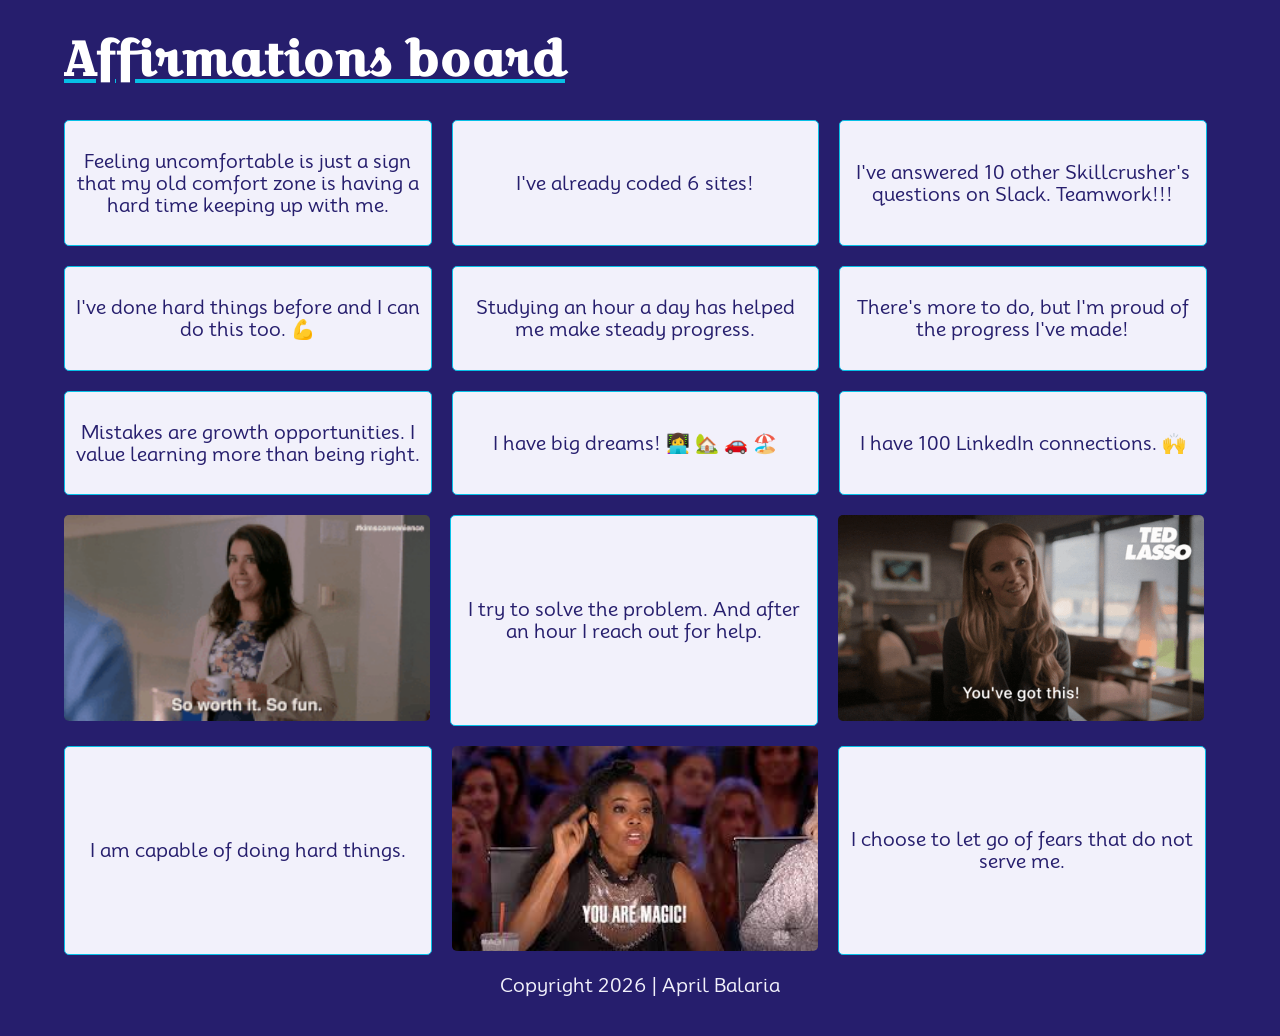
<file: affirmations-board/index.html>
<!DOCTYPE html>
<html lang="en">

<head>
  <meta charset="UTF-8">
  <meta name="viewport" content="width=device-width, initial-scale=1.0">
  <title>Affirmations board</title>
  <link rel="stylesheet" href="css/normalize.css">
  <link rel="stylesheet" href="css/main.css">
  <link rel="preconnect" href="https://fonts.googleapis.com">
  <link rel="preconnect" href="https://fonts.gstatic.com" crossorigin>
  <link href="https://fonts.googleapis.com/css2?family=Croissant+One&family=Mooli&display=swap" rel="stylesheet">
</head>

<body>
  <div class="center-wrapper">
    <header>
      <div class="content-wrapper">
        <h1 id="top">Affirmations board</h1>
      </div>
    </header>
    <main>
      <div class="content-wrapper">
        <div class="affirmation-block">
          <p class="affirmation">Feeling uncomfortable is just a sign that my old comfort zone is having a hard time
            keeping up with me.</p>
        </div>
        <div class="affirmation-block">
          <p>I've already coded 6 sites!</p>
        </div>
        <div class="affirmation-block">
          <p class="affirmation">I've answered 10 other Skillcrusher's questions on Slack. Teamwork!!!</p>
        </div>
        <div class="affirmation-block">
          <p class="affirmation">I've done hard things before and I can do this too. 💪</p>
        </div>
        <div class="affirmation-block">
          <p class="affirmation">Studying an hour a day has helped me make steady progress.</p>
        </div>
        <div class="affirmation-block">
          <p class="affirmation">There's more to do, but I'm proud of the progress I've made!</p>
        </div>
        <div class="affirmation-block">
          <p class="affirmation">Mistakes are growth opportunities. I value learning more than being right.</p>
        </div>
        <div class="affirmation-block">
          <p class="affirmation">I have big dreams! 👩‍💻 🏡 🚗 🏖️</p>
        </div>
        <div class="affirmation-block">
          <p class="affirmation">I have 100 LinkedIn connections. 🙌</p>
        </div>
        <div class="gif-block">
          <img src="img/so-fun.gif" alt="Shannon from Kim's Convenience saying 'So worth it. So fun.'">
        </div>
        <div class="affirmation-block">
          <p class="affirmation">I try to solve the problem. And after an hour I reach out for help.</p>
        </div>
        <div class="gif-block">
          <img src="img/youve-got-this-ted-lasso.gif" alt="Keely from Ted Lasso saying 'You've got this!'">
        </div>
        <div class="affirmation-block">
          <p class="affirmation">I am capable of doing hard things.</p>
        </div>
        <div class="gif-block">
          <img src="img/you-are-magic.jpeg" alt="Talent show judge saying 'You are magic'">
        </div>
        <div class="affirmation-block">
          <p class="affirmation">I choose to let go of fears that do not serve me.</p>
        </div>
      </div>
    </main>
    <footer>
      <div class="content-wrapper">
        <p class="copyright">Copyright 2026 | April Balaria</p>
      </div>
    </footer>
  </div>
</body>

</html>
</file>
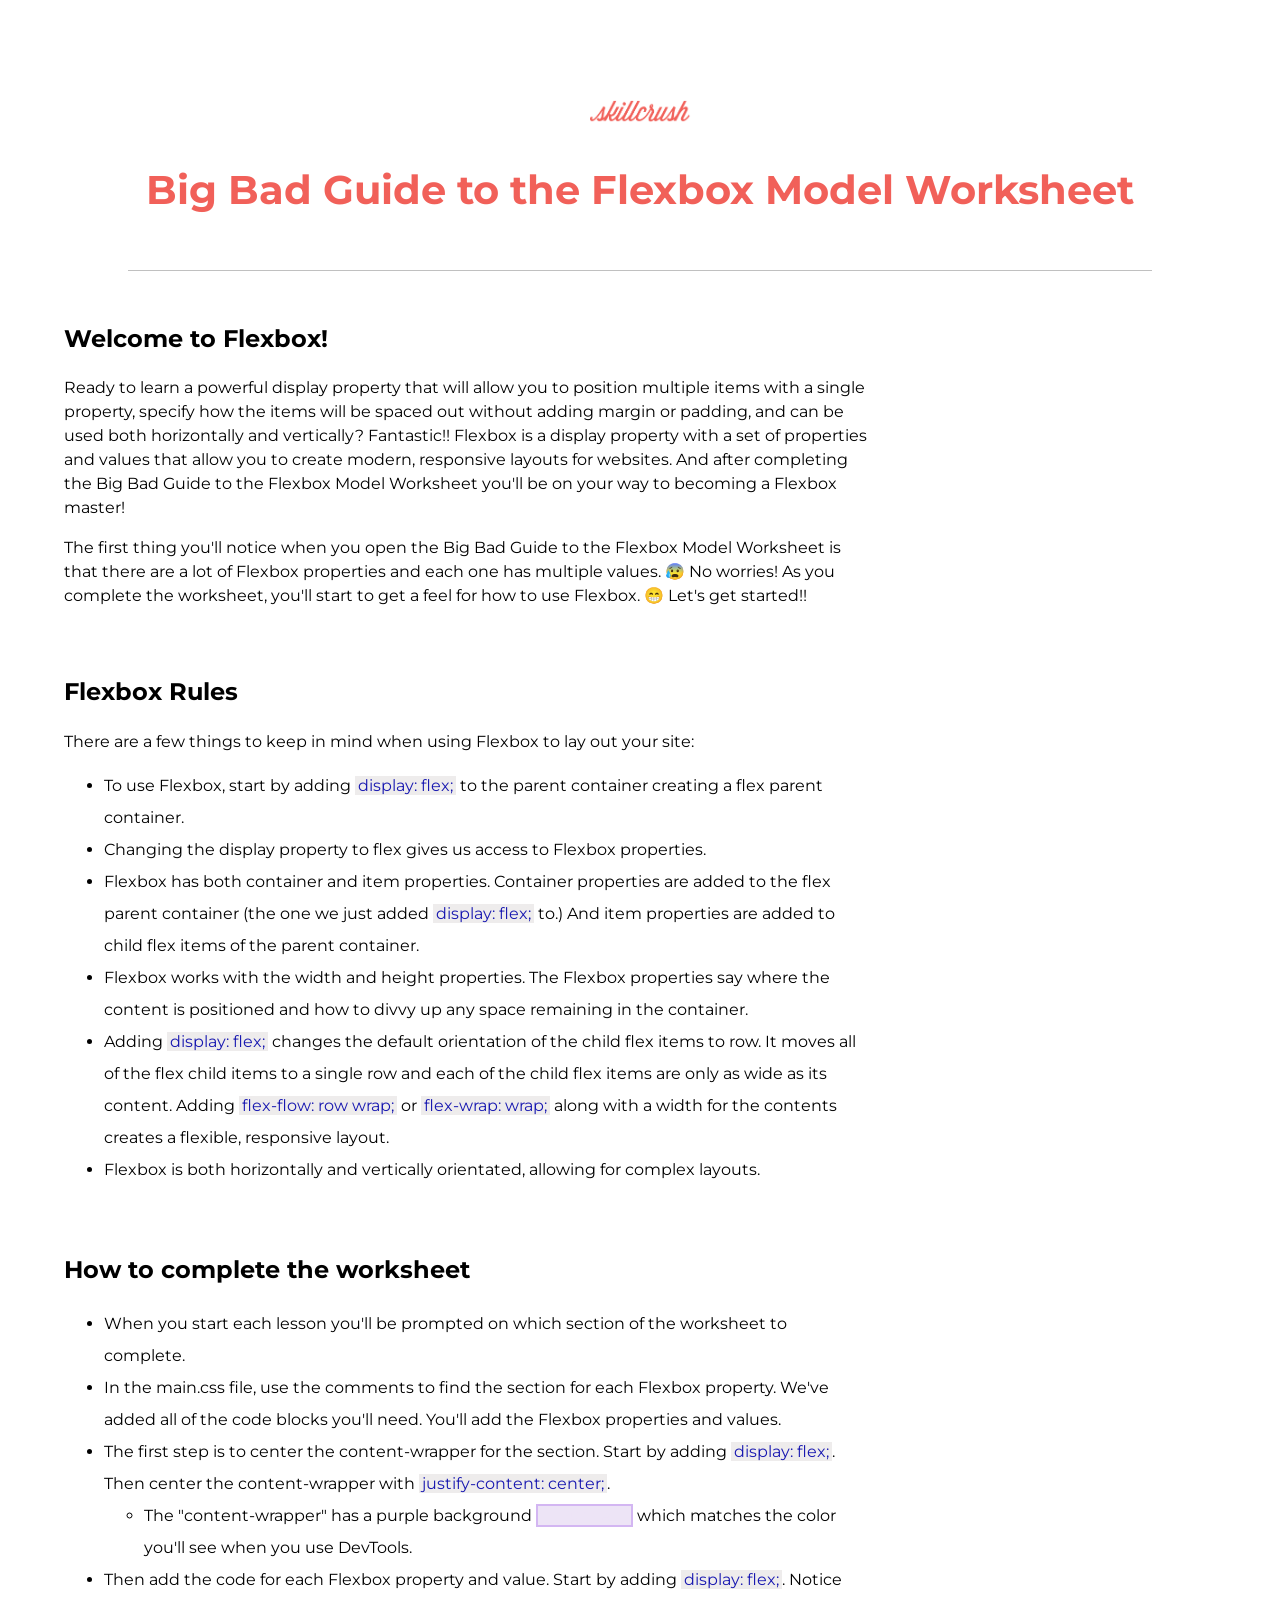
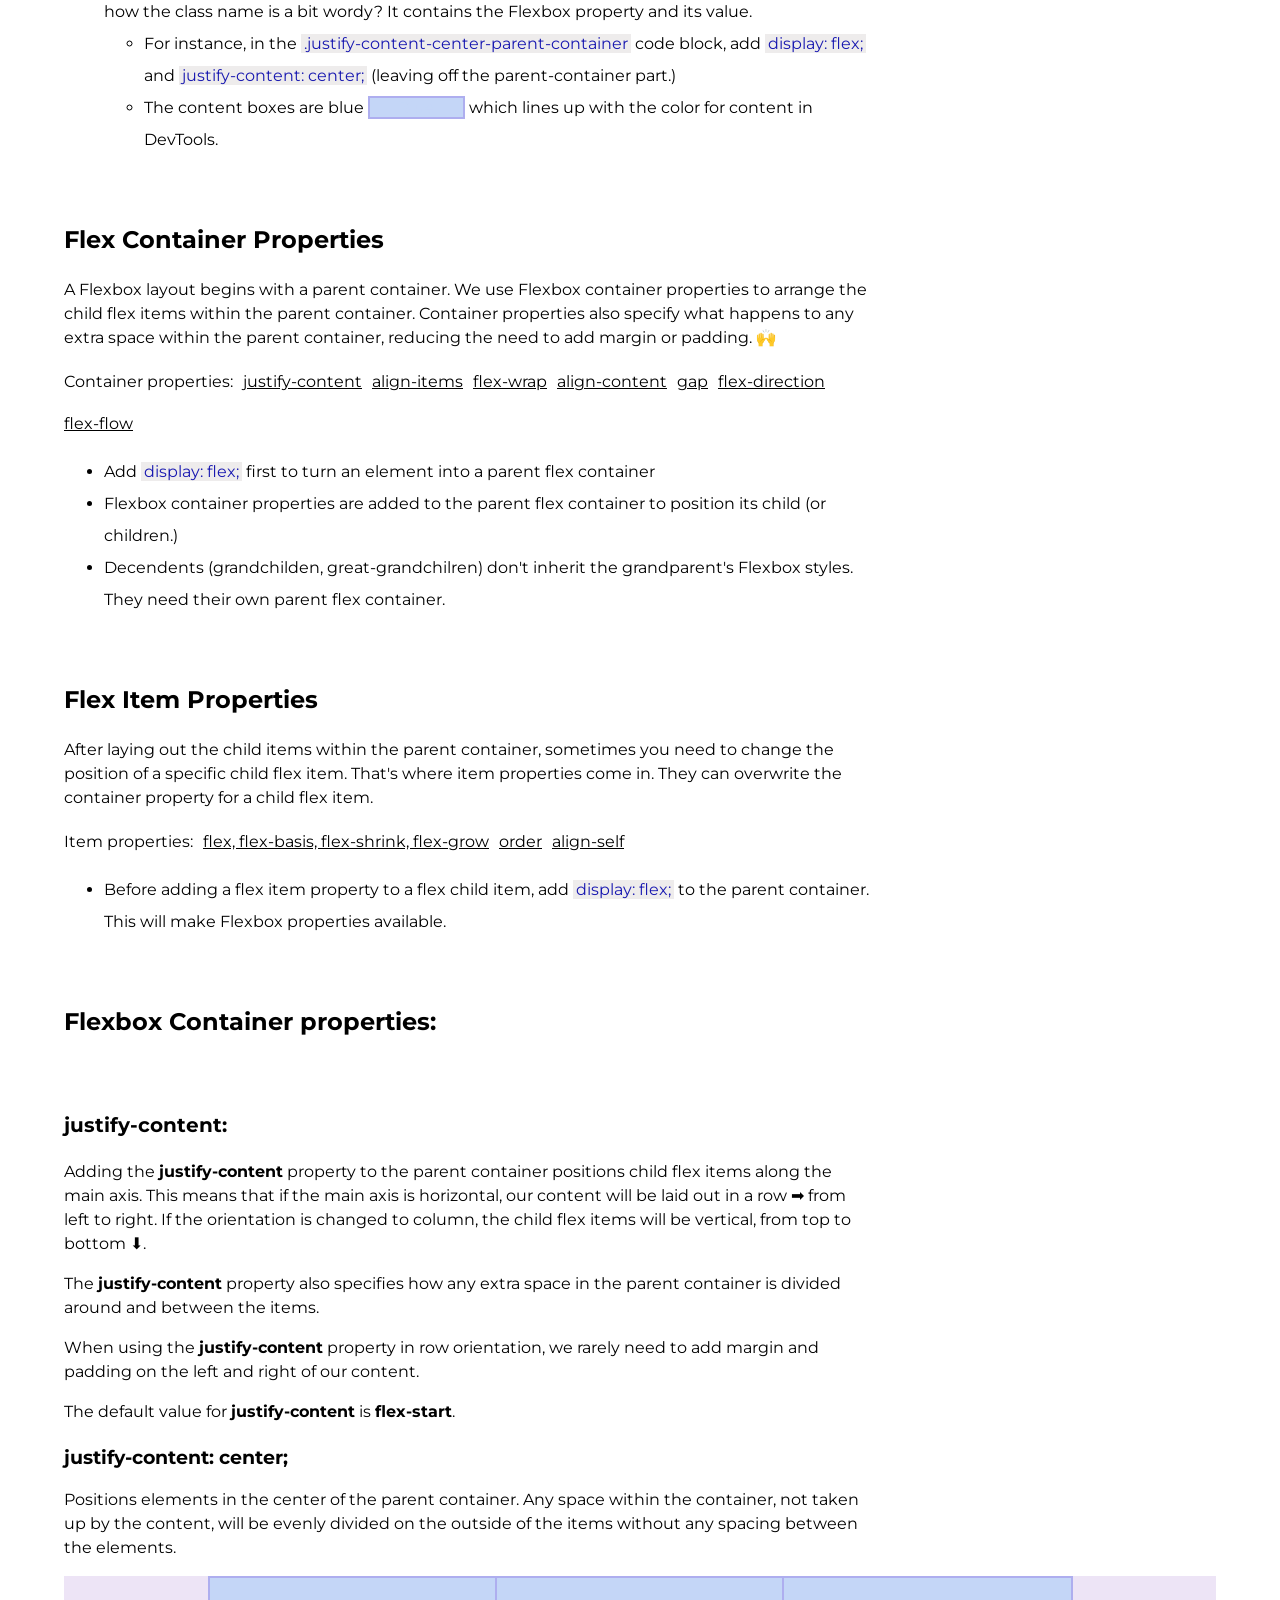
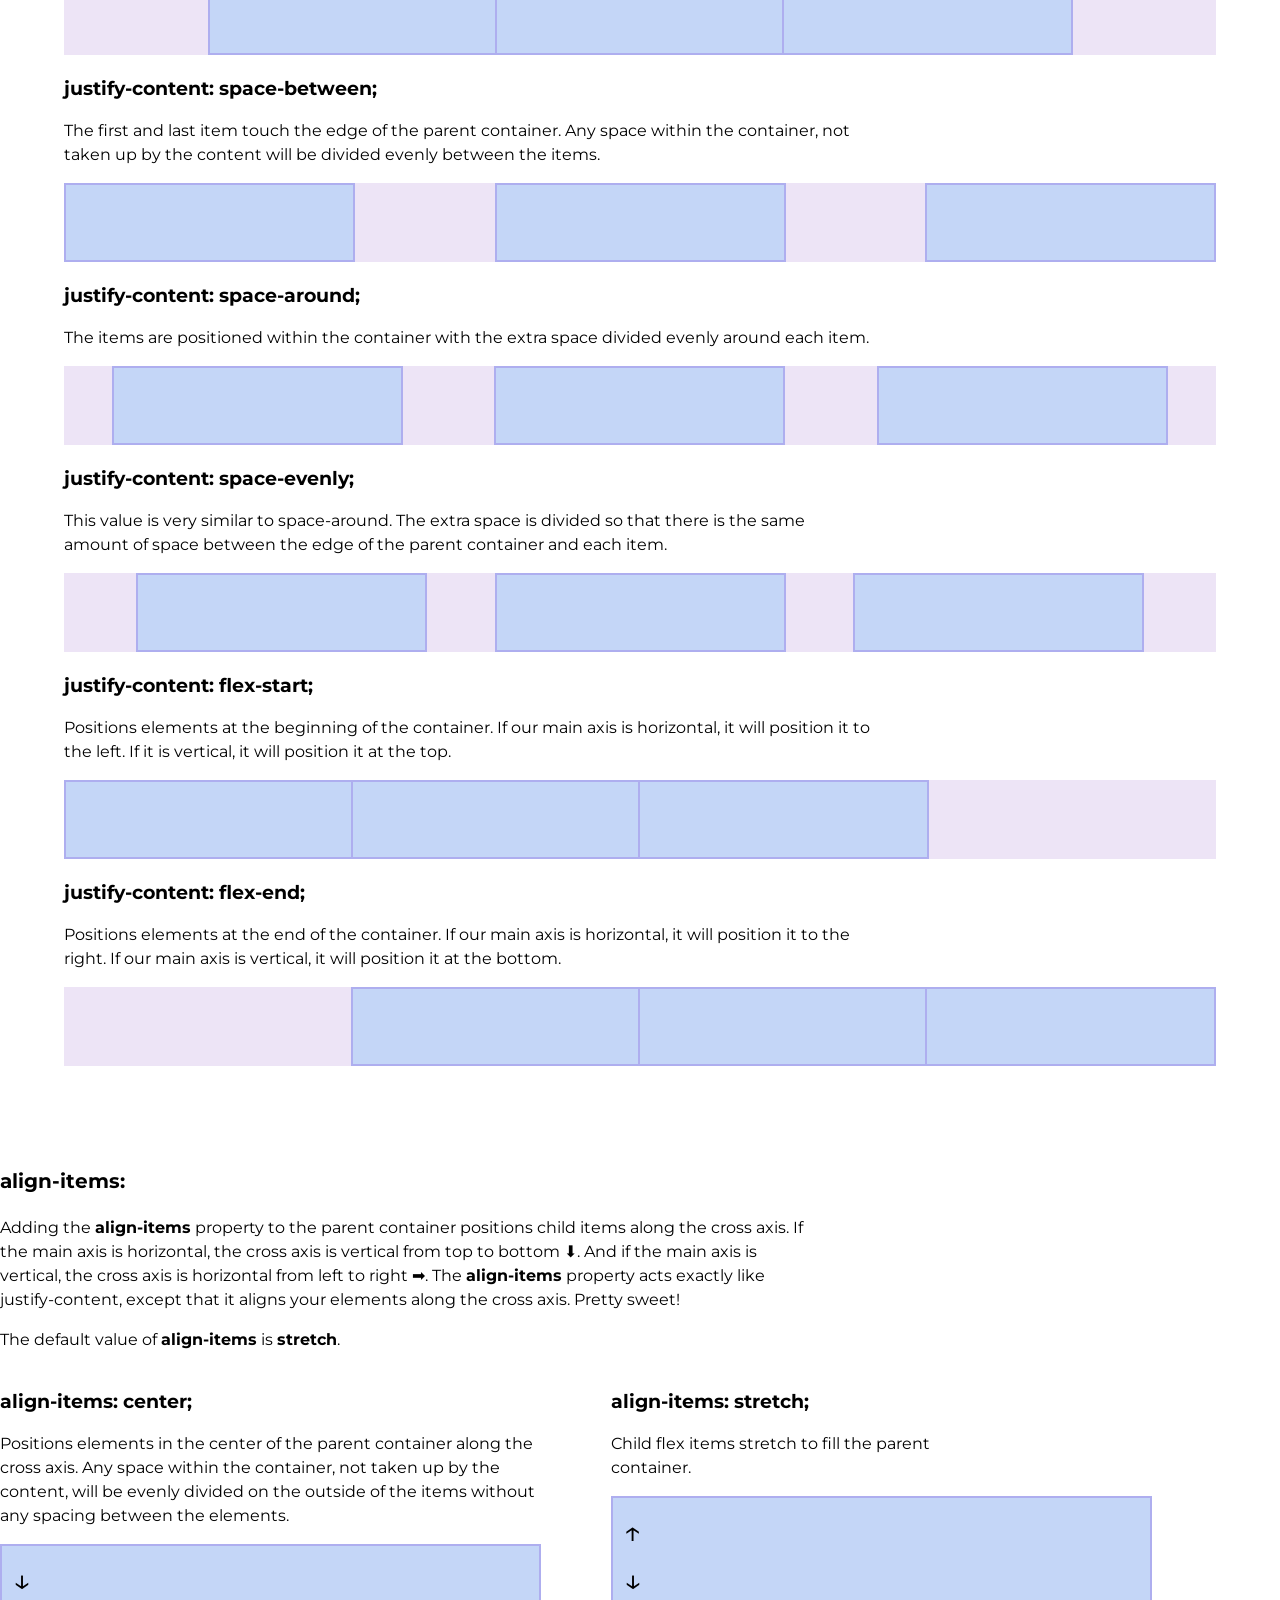
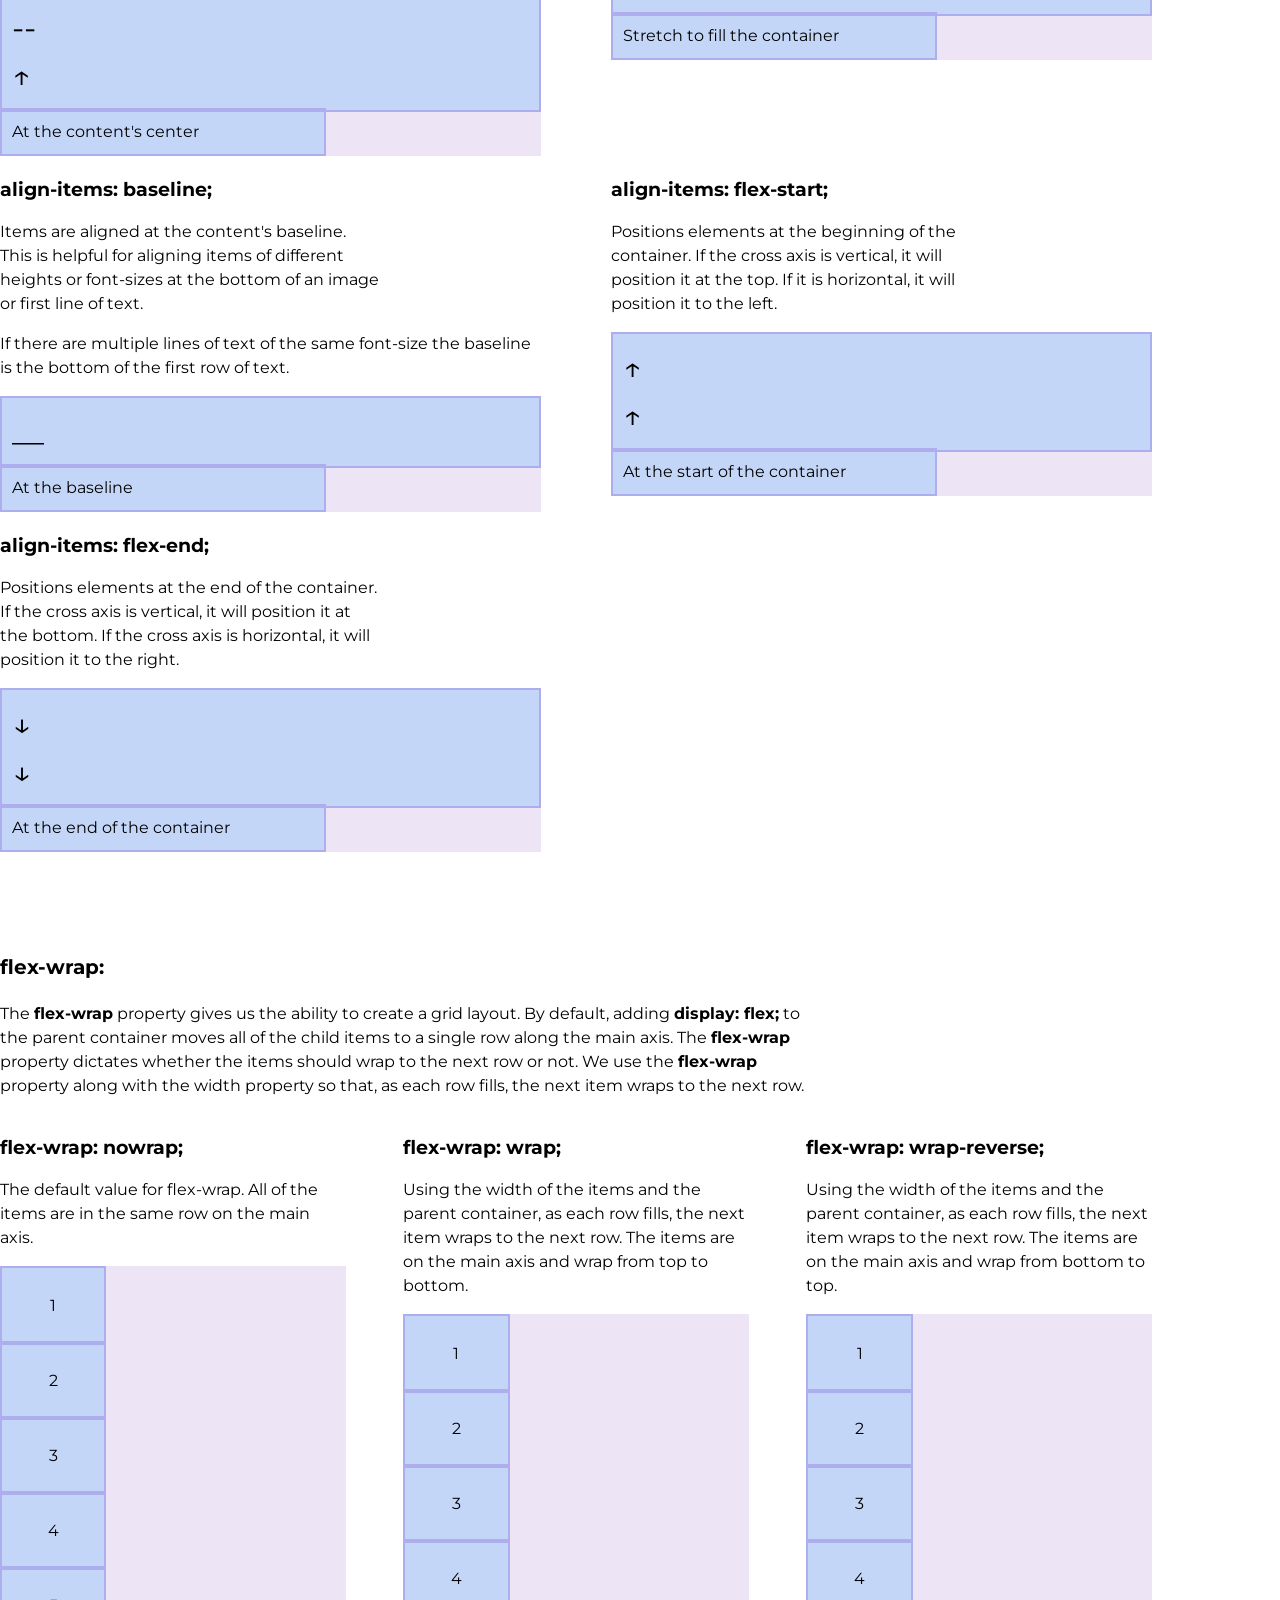
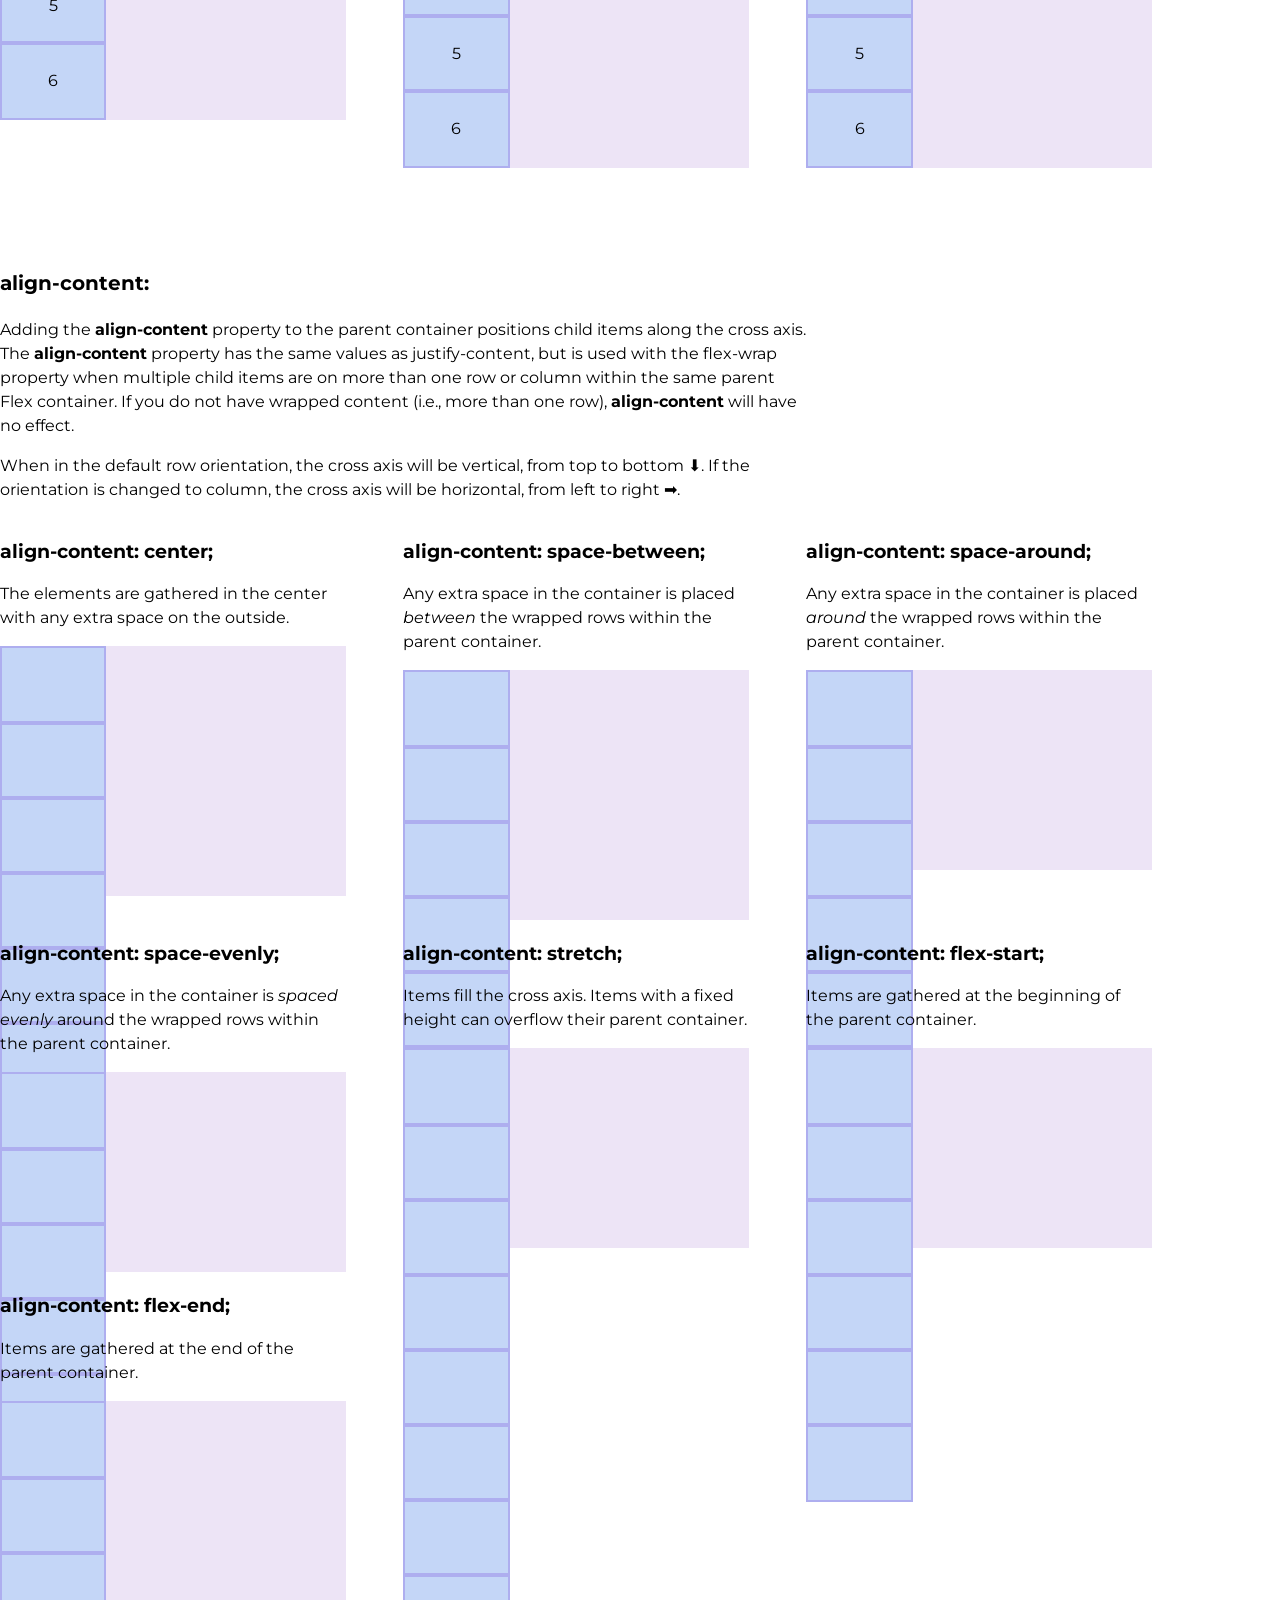
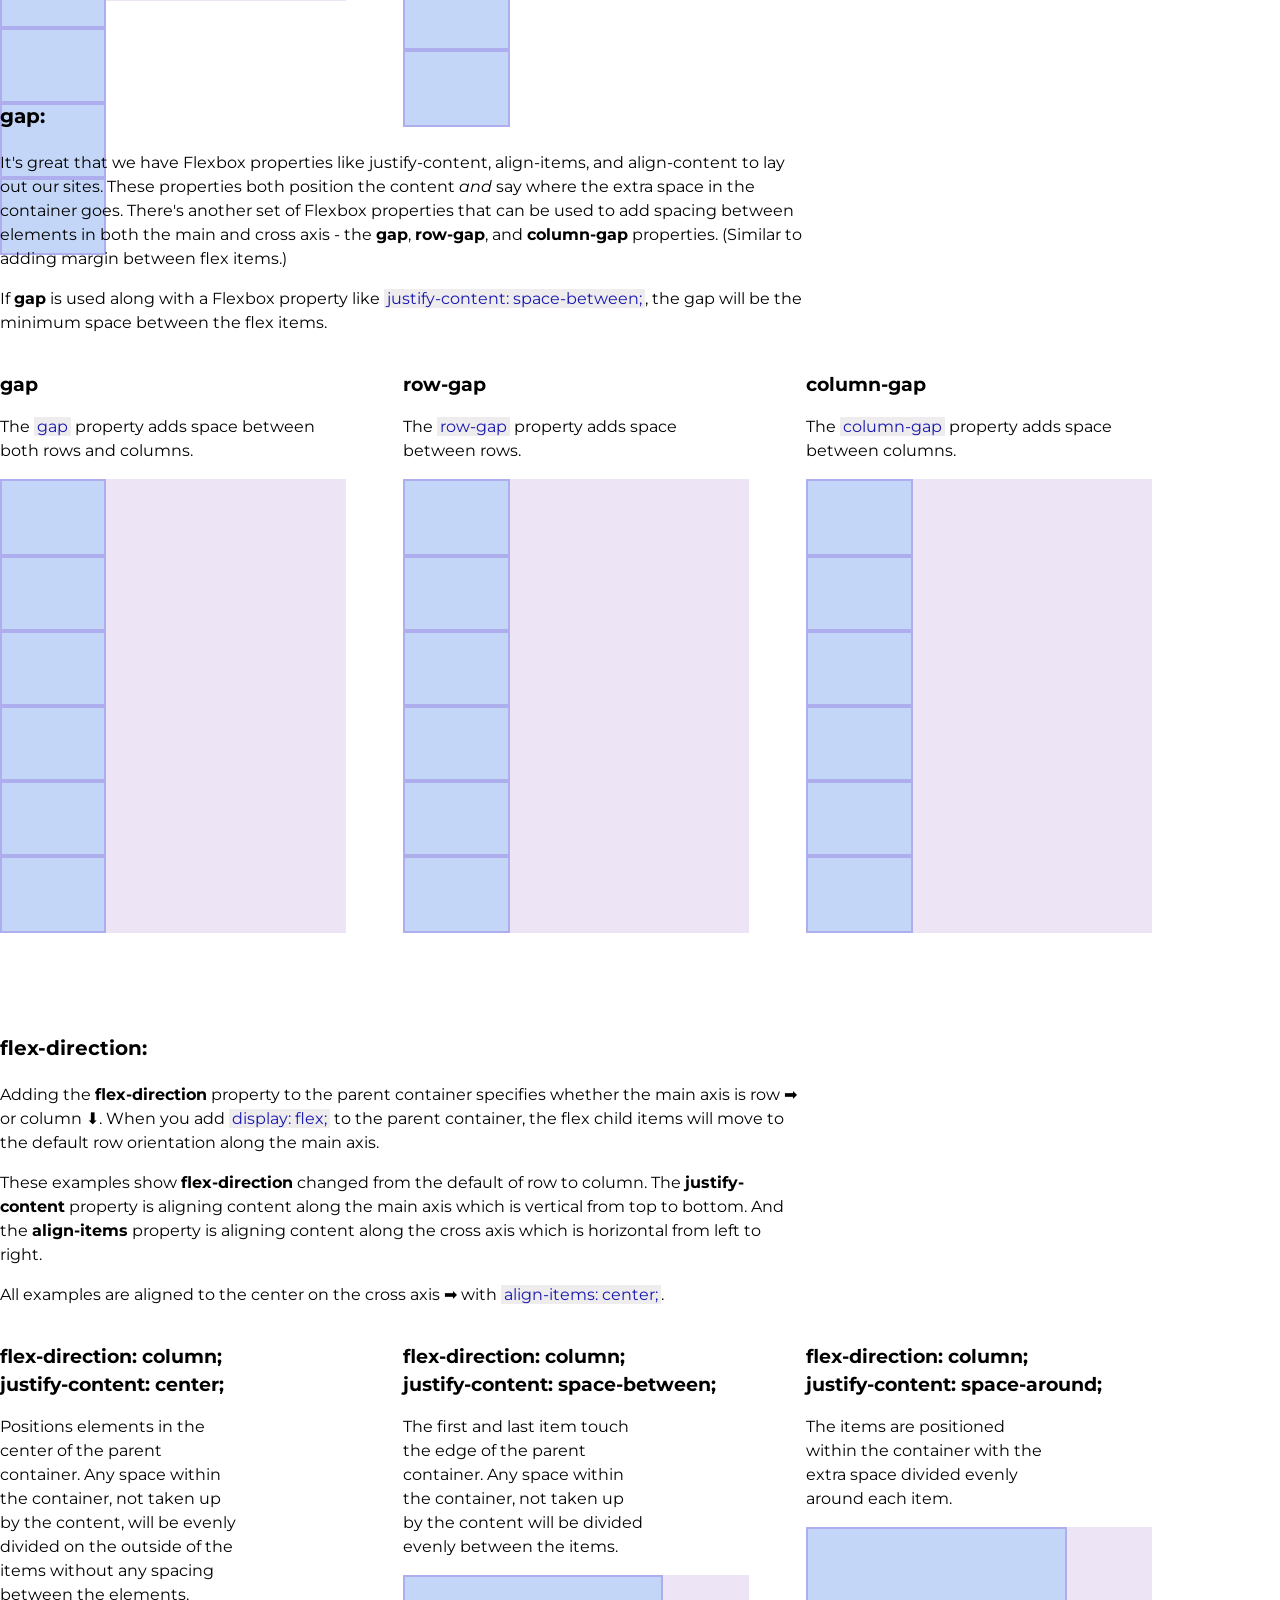
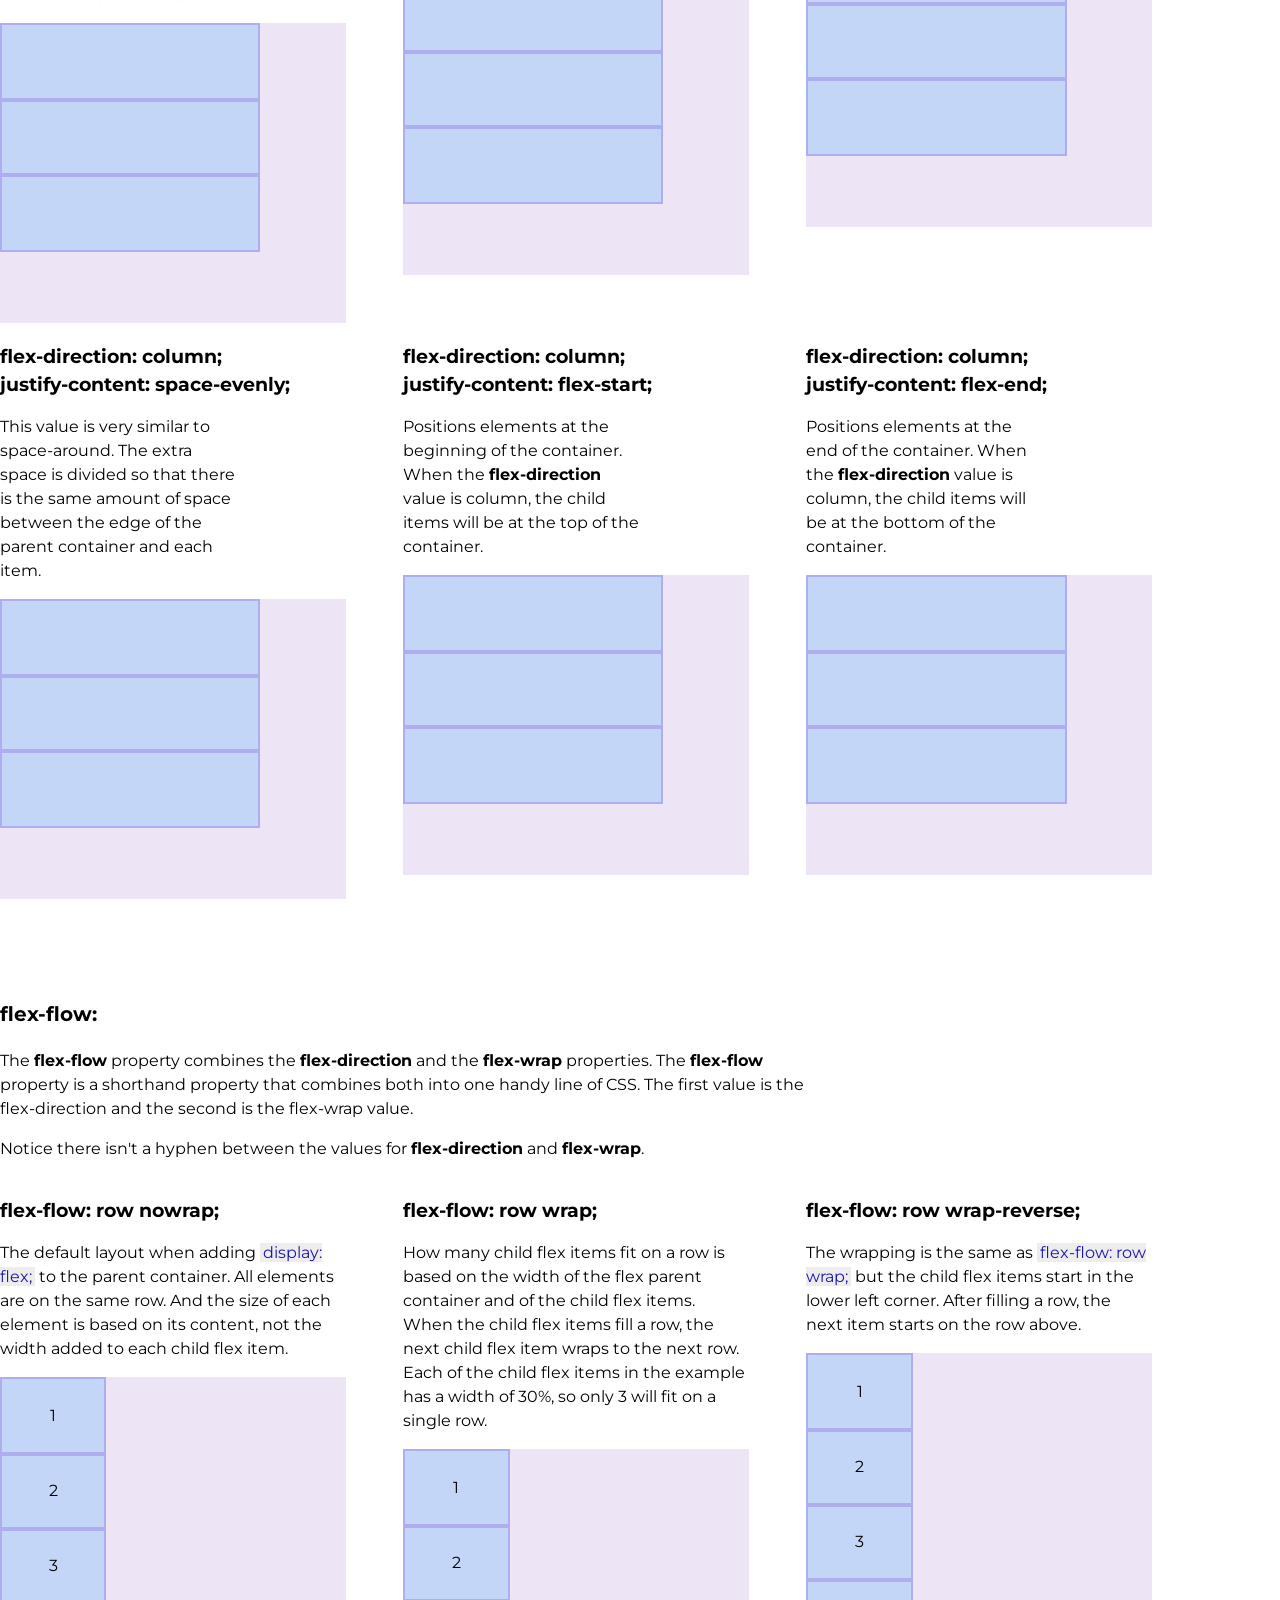
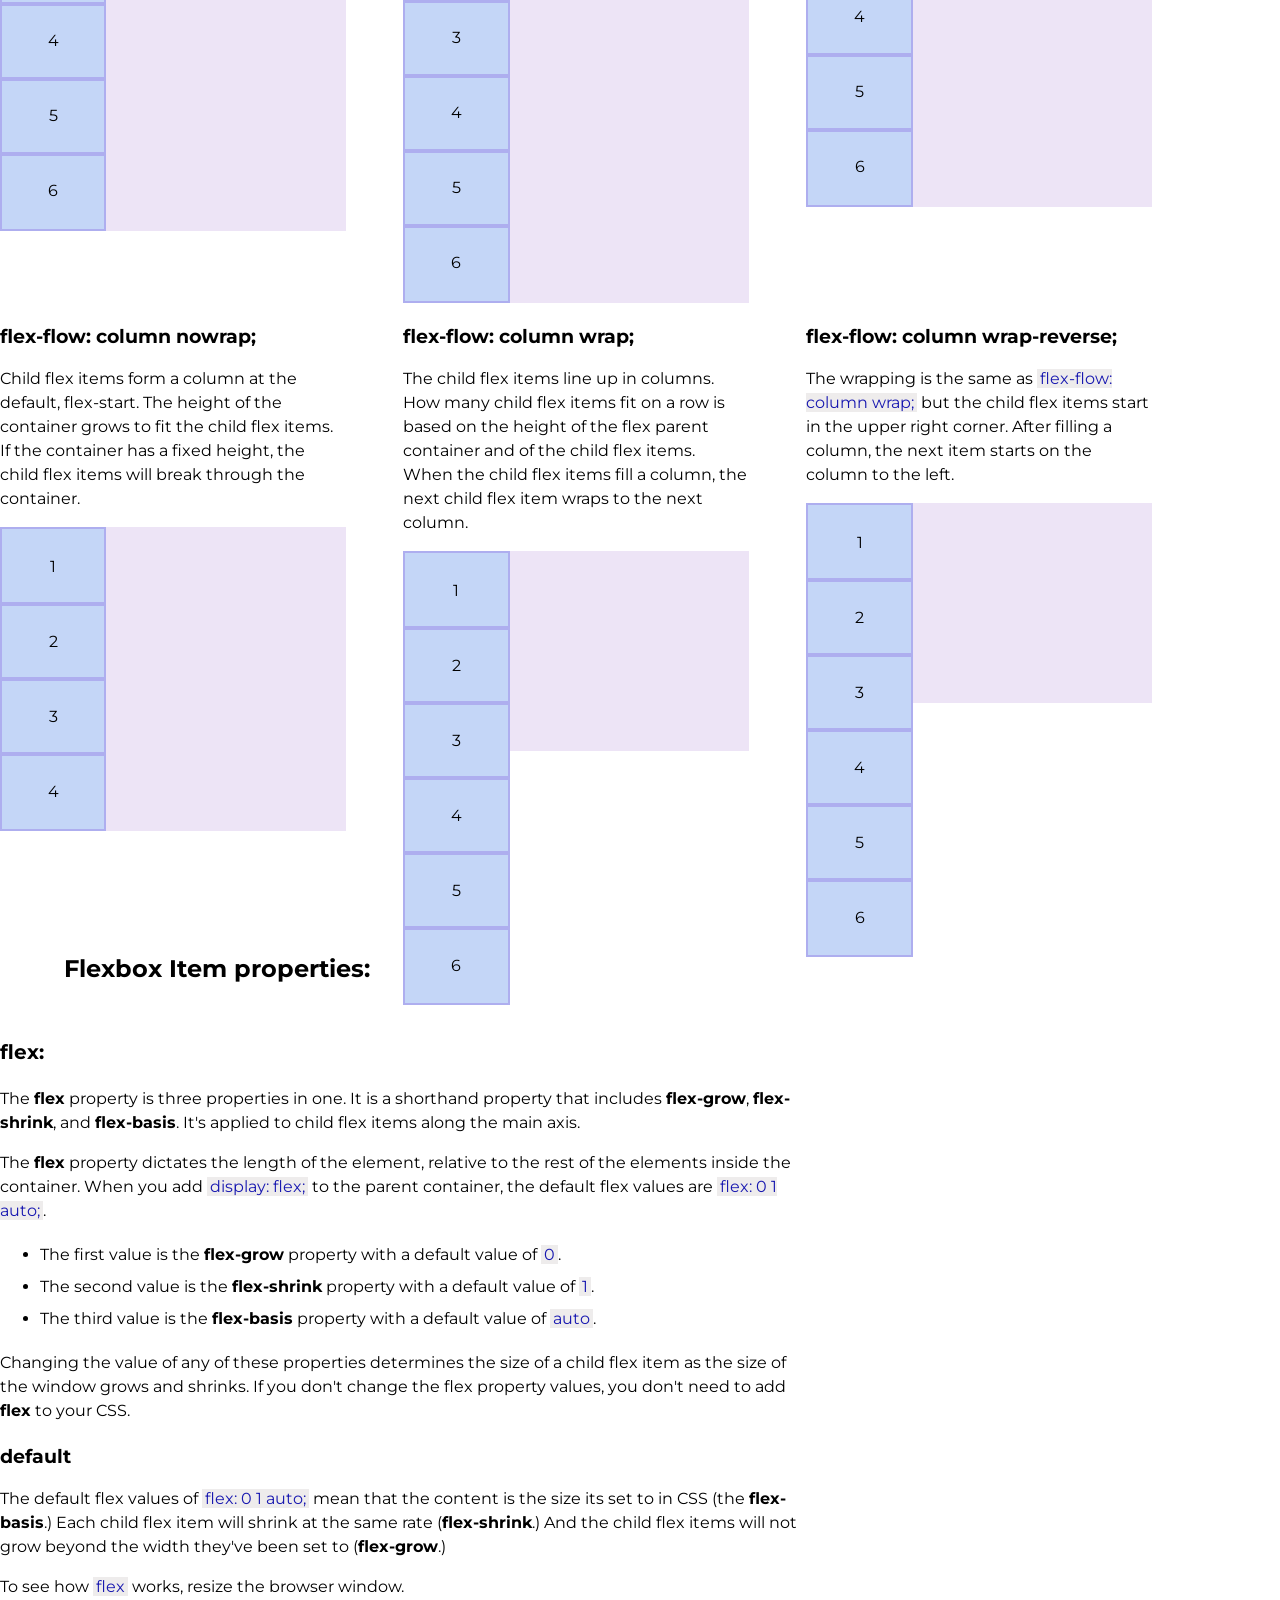
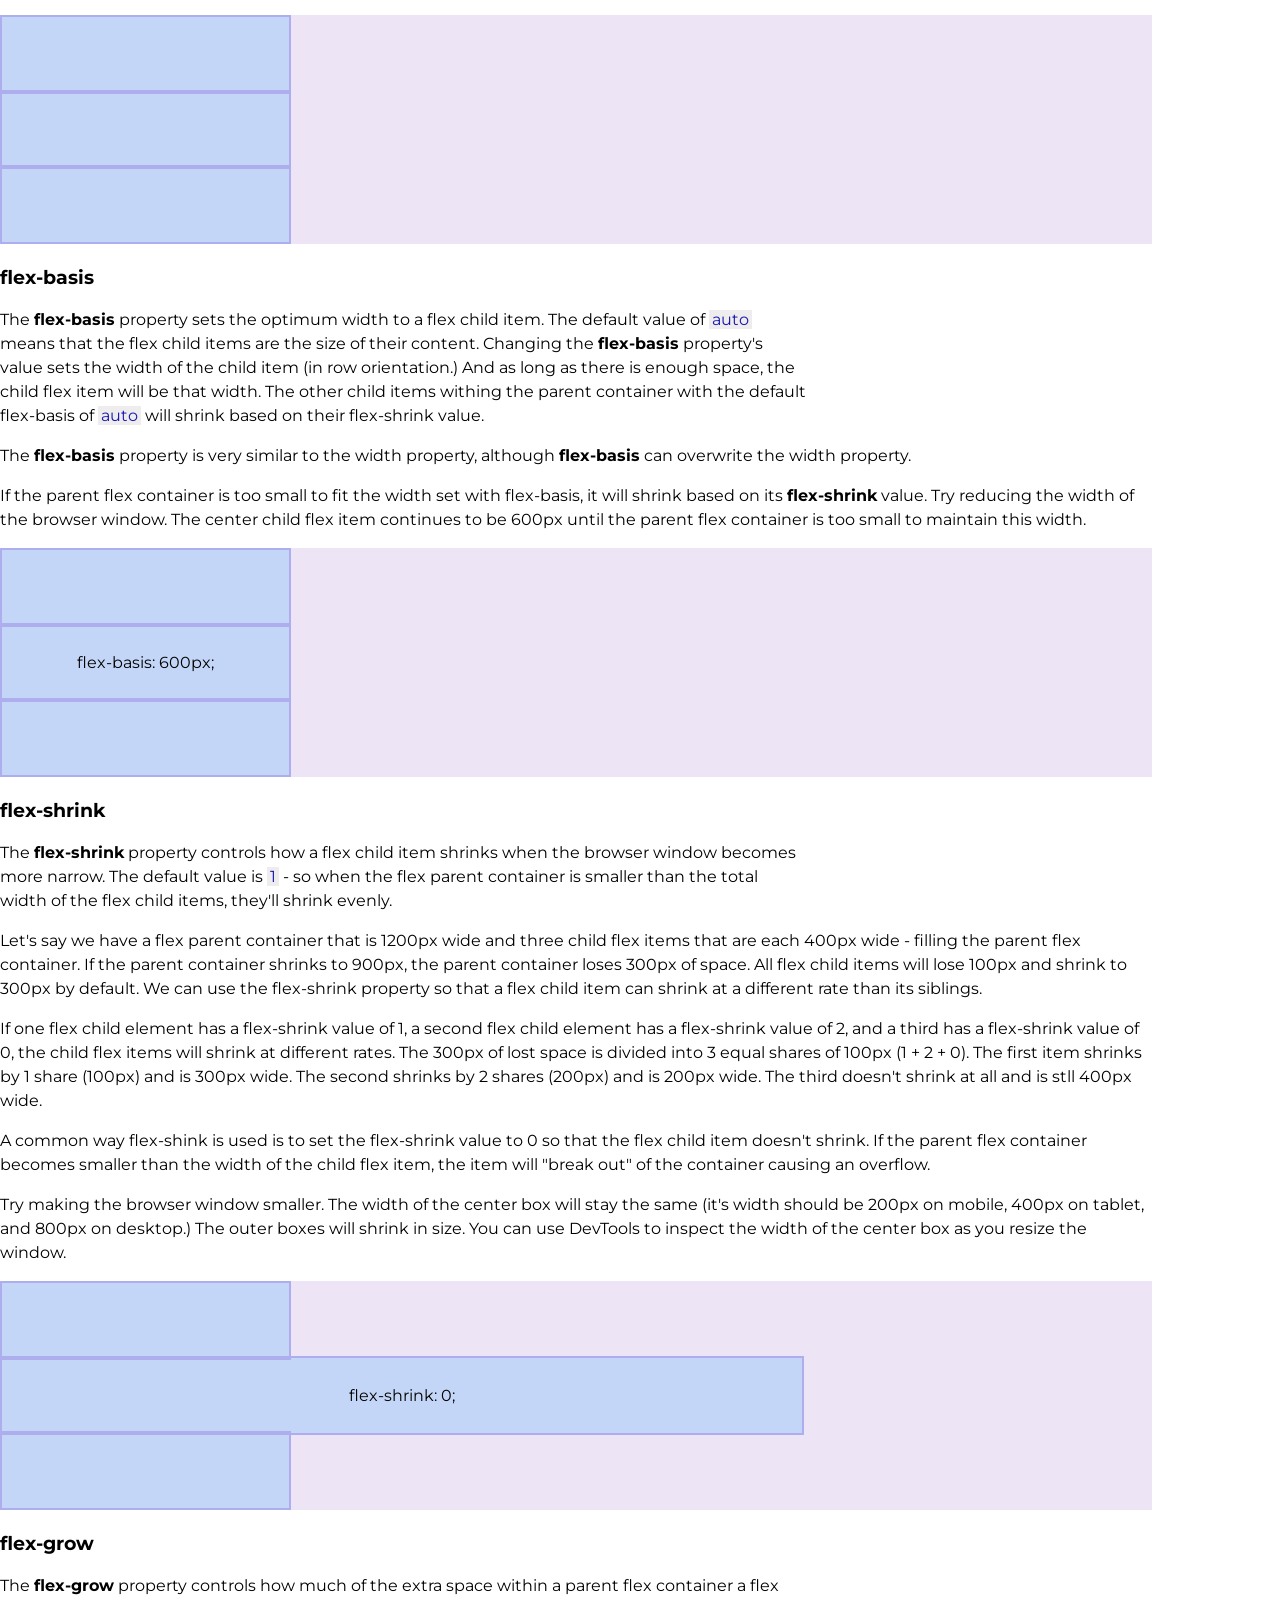
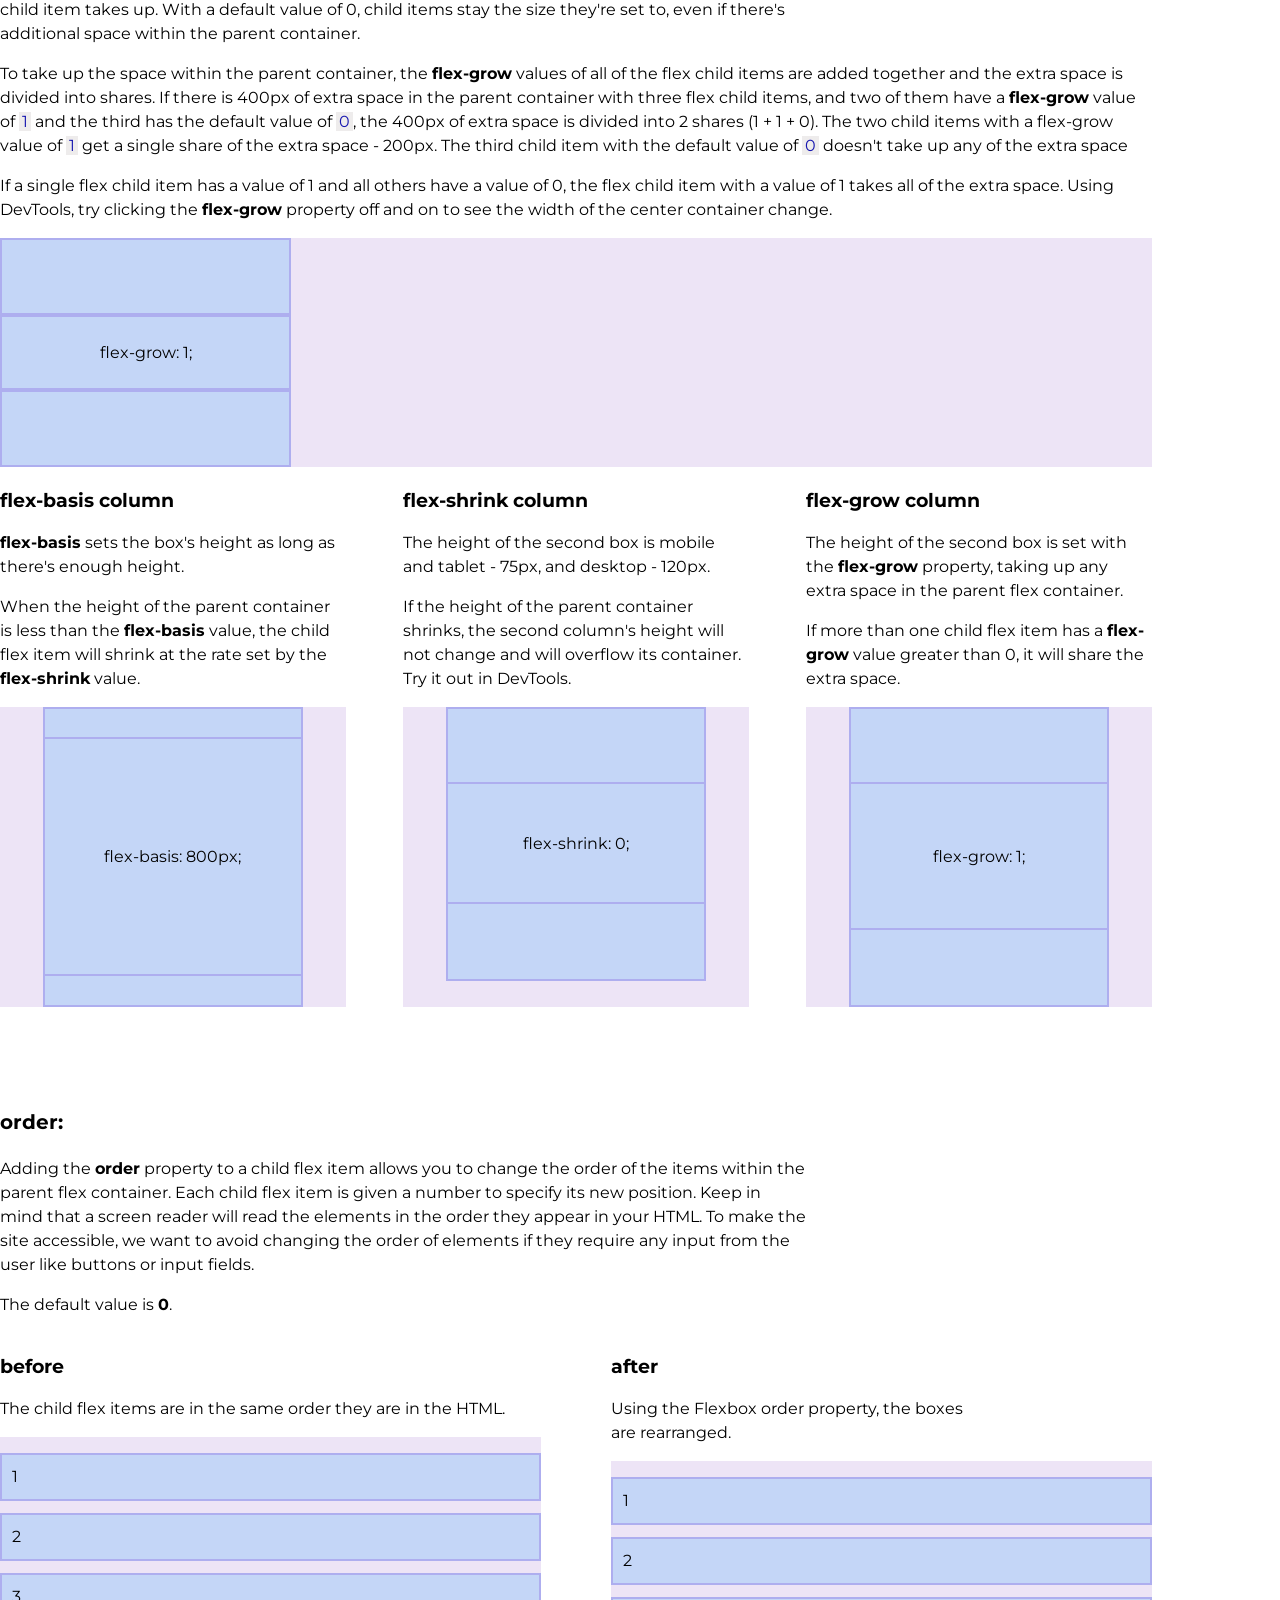
<file: center-content-flexbox/index.html>
<!DOCTYPE html>
<html lang="en">

<head>
  <meta charset="UTF-8">
  <meta name="viewport" content="width=device-width, initial-scale=1.0">
  <title>Big Bad Guide to the Flexbox Model Worksheet</title>
  <link rel="stylesheet" href="css/normalize.css">
  <link rel="stylesheet" href="css/main.css">
  <link rel="preconnect" href="https://fonts.googleapis.com">
  <link rel="preconnect" href="https://fonts.gstatic.com" crossorigin>
  <link href="https://fonts.googleapis.com/css2?family=Montserrat:wght@400;700&display=swap" rel="stylesheet">
</head>

<body>
  <header>
    <div class="header-content-wrapper">
      <img src="img/logo.png" alt="Skillcrush" id="logo">
      <h1>Big Bad Guide to the Flexbox Model Worksheet</h1>
    </div>
  </header>

  <main>
    <section id="intro" class="content-wrapper">
      <div class="section-content-wrapper">
        <div class="description">
          <h2>Welcome to Flexbox!</h2>
          <p>Ready to learn a powerful display property that will allow you to position multiple items with a single
            property, specify how the items will be spaced out without adding margin or padding, and can be used both
            horizontally and vertically? Fantastic!! Flexbox is a display property with a set of properties and values
            that allow you to create modern,
            responsive
            layouts for websites. And after completing the Big Bad Guide to the Flexbox Model Worksheet you'll be on
            your way to becoming a Flexbox master!</p>
          <p>The first thing you'll notice when you open the Big Bad Guide to the Flexbox Model Worksheet is that there
            are a lot of Flexbox properties and each one has multiple values. 😰 No worries! As you complete the
            worksheet, you'll start to get a feel for how to use Flexbox. 😁 Let's get started!!</p>
        </div>
      </div>
    </section>

    <section id="flex-box-rules" class="content-wrapper">
      <div class="section-content-wrapper">
        <div class="description">
          <h2>Flexbox Rules</h2>
          <p>There are a few things to keep in mind when using Flexbox to lay out your site:</p>
          <ul>
            <li>To use Flexbox, start by adding <code>display: flex;</code> to the parent container creating a flex
              parent container.</li>
            <li>Changing the display property to flex gives us access to Flexbox properties.</li>
            <li>Flexbox has both container and item properties. Container properties are added to the flex parent
              container (the one we just added <code>display: flex;</code> to.) And item properties are added to child
              flex items of the parent container.</li>
            <li>Flexbox works with the width and height properties. The Flexbox properties say where the content is
              positioned and how to divvy up any space remaining in the container.</li>
            <li>Adding <code>display: flex;</code> changes the default orientation of the child flex items to row. It
              moves all of the flex child items to a single row and each of the child flex items are only as wide
              as its
              content. Adding <code>flex-flow: row wrap;</code> or <code>flex-wrap: wrap;</code> along with a width for
              the contents creates a
              flexible, responsive layout.</li>
            <li>Flexbox is both horizontally and vertically orientated, allowing for complex layouts.</li>
          </ul>
        </div>
      </div>
    </section>

    <section id="worksheet-rules" class="content-wrapper">
      <div class="section-content-wrapper">
        <div class="description">
          <h2>How to complete the worksheet</h2>
          <ul>
            <li>When you start each lesson you'll be prompted on which section of the worksheet to complete.</li>
            <li>In the main.css file, use the comments to find the section for each Flexbox property. We've added all of
              the code blocks you'll need. You'll add the Flexbox properties and values.</li>
            <li>The first step is to center the content-wrapper for the section. Start by adding
              <code>display: flex;</code>. Then
              center
              the content-wrapper with <code>justify-content: center;</code>.
              <ul>
                <li>The "content-wrapper" has a purple background <span class="parent-color">Purple</span> which matches
                  the
                  color you'll see when you use DevTools.</li>
              </ul>
            </li>
            <li>Then add the code for each Flexbox property and value. Start by adding <code>display: flex;</code>.
              Notice how the class name is a bit wordy? It contains the Flexbox property and its value.
              <ul>
                <li>For instance, in the <code>.justify-content-center-parent-container</code> code block, add
                  <code>display: flex;</code> and <code>justify-content: center;</code> (leaving off the
                  parent-container
                  part.)
                </li>
                <li>The content boxes are blue <span class="content-color">Blue</span> which lines up with the color for
                  content in DevTools.</li>
              </ul>
            </li>
          </ul>
        </div>
      </div>
    </section>

    <section id="flex-container-properties" class="content-wrapper">
      <div class="section-content-wrapper">
        <div class="description">
          <h2>Flex Container Properties</h2>
          <p>A Flexbox layout begins with a parent container. We use Flexbox container properties to arrange the child
            flex items
            within the parent container. Container properties also specify what happens to any extra space within the
            parent container, reducing the need to add margin or padding. 🙌
          </p>
          <nav>
            <ul>
              <li>Container properties: </li>
              <li><a href="#justify-content-section">justify-content</a></li>
              <li><a href="#align-items-section">align-items</a></li>
              <li><a href="#flex-wrap-section">flex-wrap</a></li>
              <li><a href="#align-content-section">align-content</a></li>
              <li><a href="#gap-section">gap</a></li>
              <li><a href="#flex-direction-section">flex-direction</a></li>
              <li><a href="#flex-flow-section">flex-flow</a></li>
            </ul>
          </nav>
          <ul>
            <li>Add <code>display: flex;</code> first to turn an element into a parent flex container</li>
            <li>Flexbox container properties are added to the parent flex container to position its child (or children.)
            </li>
            <li>Decendents (grandchilden, great-grandchilren) don't inherit the grandparent's Flexbox styles. They need
              their
              own
              parent flex container.</li>
          </ul>
        </div>
      </div>
    </section>

    <!-- Item properties -->
    <section id="item-properties" class="content-wrapper">
      <div class="section-content-wrapper">
        <div class="description">
          <h2>Flex Item Properties</h2>
          <p>After laying out the child items within the parent container, sometimes you need to change the position of
            a
            specific child flex item. That's where item properties come in. They can overwrite the container property
            for
            a child flex item.</p>
          <nav>
            <ul>
              <li>Item properties: </li>
              <li><a href="#flex-content-section">flex, flex-basis, flex-shrink, flex-grow</a></li>
              <li><a href="#order-section">order</a></li>
              <li><a href="#align-self-section">align-self</a></li>
            </ul>
          </nav>
          <ul>
            <li>Before adding a flex item property to a flex child item, add <code>display: flex;</code> to the parent
              container. This will make Flexbox properties available.</li>
          </ul>
        </div>
      </div>
    </section>
    <!-- End Item properties -->

    <section class="content-wrapper">
      <div class="section-content-wrapper">
        <h2>Flexbox Container properties:</h2>
      </div>
    </section>

    <!-- justify-content section -->
    <section id="justify-content-section">
      <div class="section-content-wrapper">
        <div class="description">
          <h3>justify-content:</h3>
          <p>Adding the <strong>justify-content</strong> property to the parent container positions child flex items
            along the
            main axis. This means that if the main axis is horizontal, our content will be laid out in a row
            ➡︎ from left to right. If the orientation is changed to column, the child flex
            items will be vertical, from top to bottom ⬇︎.</p>
          <p>The <strong>justify-content</strong> property also specifies how any extra space in the parent container is
            divided around
            and between the items. </p>
          <p>When using the <strong>justify-content</strong> property in row orientation, we rarely need to add margin
            and padding on the left and right of our content. </p>
          <p>The default value for <strong>justify-content</strong> is <strong>flex-start</strong>.</p>
        </div>
        <h4>justify-content: center;</h4>
        <p class="property-description">Positions elements in the center of the parent container. Any space within the
          container, not taken up by the
          content, will be evenly divided on the outside of the items without any spacing between the elements.</p>
        <div class="justify-content-center-parent-container content-parent-container">
          <div class="child-box"></div>
          <div class="child-box"></div>
          <div class="child-box"></div>
        </div>
        <h4>justify-content: space-between;</h4>
        <p class="property-description">The first and last item touch the edge of the parent container. Any space within
          the container, not taken up by
          the content will be divided evenly between the items.</p>
        <div class="justify-content-space-between-parent-container content-parent-container">
          <div class="child-box"></div>
          <div class="child-box"></div>
          <div class="child-box"></div>
        </div>
        <h4>justify-content: space-around;</h4>
        <p class="property-description">The items are positioned within the container with the extra space divided
          evenly
          around each item.
        </p>
        <div class="justify-content-space-around-parent-container content-parent-container">
          <div class="child-box"></div>
          <div class="child-box"></div>
          <div class="child-box"></div>
        </div>
        <h4>justify-content: space-evenly;</h4>
        <p class="property-description">This value is very similar to space-around. The extra space is divided so that
          there is the same amount of
          space between the edge of the parent container and each item.</p>
        <div class="justify-content-space-evenly-parent-container content-parent-container">
          <div class="child-box"></div>
          <div class="child-box"></div>
          <div class="child-box"></div>
        </div>
        <h4>justify-content: flex-start;</h4>
        <p class="property-description">Positions elements at the beginning of the container. If our main axis is
          horizontal, it will position it to
          the left. If it is vertical, it will position it at the top.</p>
        <div class="justify-content-flex-start-parent-container content-parent-container">
          <div class="child-box"></div>
          <div class="child-box"></div>
          <div class="child-box"></div>
        </div>
        <h4>justify-content: flex-end;</h4>
        <p class="property-description">Positions elements at the end of the container. If our main axis is horizontal,
          it
          will position it to the
          right. If our main axis is vertical, it will position it at the bottom.</p>
        <div class="justify-content-flex-end-parent-container content-parent-container">
          <div class="child-box"></div>
          <div class="child-box"></div>
          <div class="child-box"></div>
        </div>
      </div>
    </section>
    <!-- end justify-content section -->

    <!-- align-items section -->
    <section id="align-items-section">
      <div class="section-content-wrapper">
        <div class="description">
          <h3>align-items:</h3>
          <p>Adding the <strong>align-items</strong> property to the parent container positions child items along the
            cross axis. If the main axis is horizontal, the cross axis is vertical from top to bottom ⬇︎. And if the
            main axis is vertical, the cross axis is horizontal from left to right ➡︎. The <strong>align-items</strong>
            property acts exactly like justify-content, except that it aligns your elements along the cross axis. Pretty
            sweet!</p>
          <p>The default value of <strong>align-items</strong> is <strong>stretch</strong>.</p>
        </div>
        <div class="two-column-layout">
          <div class="two-column-child">
            <h4>align-items: center;</h4>
            <p>Positions elements in the center of the parent container along the cross axis. Any space within the
              container, not taken up by the
              content, will be evenly divided on the outside of the items without any spacing between the elements.
            </p>
            <div class="align-items-center-parent-container content-parent-container">
              <p class="child-text-box box-1">↓<br>--<br>↑</p>
              <p class="child-text-box box-2">At the content's center</p>
            </div>
          </div>
          <div class="two-column-child">
            <h4>align-items: stretch;</h4>
            <p class="property-description">Child flex items stretch to fill the parent container.</p>
            <div class="align-items-stretch-parent-container content-parent-container">
              <p class="child-text-box box-1">↑<br>↓</p>
              <p class="child-text-box box-2">Stretch to fill the container</p>
            </div>
          </div>
          <div class="two-column-child">
            <h4>align-items: baseline;</h4>
            <p class="property-description">Items are aligned at the content's baseline. This is helpful for aligning
              items
              of
              different heights or
              font-sizes at the bottom of an image or first line of text.</p>
            <p>If there are multiple lines of text of the same font-size the baseline is the bottom of the first row of
              text.
            </p>
            <div class="align-items-baseline-parent-container content-parent-container">
              <p class="child-text-box box-1">__</p>
              <p class="child-text-box box-2">At the baseline</p>
            </div>
          </div>
          <div class="two-column-child">
            <h4>align-items: flex-start;</h4>
            <p class="property-description">Positions elements at the beginning of the container. If the cross axis is
              vertical, it will position it at the
              top. If it is horizontal, it will position it to the left.</p>
            <div class="align-items-flex-start-parent-container content-parent-container">
              <p class="child-text-box box-1">↑<br>↑</p>
              <p class="child-text-box box-2">At the start of the container</p>
            </div>
          </div>
          <div class="two-column-child">
            <h4>align-items: flex-end;</h4>
            <p class="property-description">Positions elements at the end of the container. If the cross axis is
              vertical,
              it
              will position it at the
              bottom. If the cross axis is horizontal, it will position it to the right.</p>
            <div class="align-items-flex-end-parent-container content-parent-container">
              <p class="child-text-box box-1">↓<br>↓</p>
              <p class="child-text-box box-2">At the end of the container</p>
            </div>
          </div>
        </div>
      </div>
    </section>
    <!-- end align-items section -->

    <!-- flex-wrap section -->
    <section id="flex-wrap-section">
      <div class="section-content-wrapper">
        <div class="description">
          <h3>flex-wrap:</h3>
          <p>The <strong>flex-wrap</strong> property gives us the ability to create a grid layout. By default, adding
            <strong>display: flex;</strong> to the parent container moves all of the child items to a single row along
            the main axis. The <strong>flex-wrap</strong> property dictates whether the items should wrap to the next
            row or not. We use the <strong>flex-wrap</strong> property along with the width property so that, as each
            row fills, the next item wraps to the next row.
          </p>
        </div>
        <div class="three-column-layout">
          <div class="three-column-child">
            <h4>flex-wrap: nowrap;</h4>
            <p>The default value for flex-wrap. All of the items are in the same row on the
              main
              axis.</p>
            <div class="flex-wrap-nowrap-parent-container content-parent-container">
              <div class="child-wrap-box">
                <p>1</p>
              </div>
              <div class="child-wrap-box">
                <p>2</p>
              </div>
              <div class="child-wrap-box">
                <p>3</p>
              </div>
              <div class="child-wrap-box">
                <p>4</p>
              </div>
              <div class="child-wrap-box">
                <p>5</p>
              </div>
              <div class="child-wrap-box">
                <p>6</p>
              </div>
            </div>
          </div>
          <div class="three-column-child">
            <h4>flex-wrap: wrap;</h4>
            <p>Using the width of the items and the parent container, as each row fills, the
              next
              item wraps to the next row. The items are on the main axis and wrap from top to bottom.</p>
            <div class="flex-wrap-wrap-parent-container content-parent-container">
              <div class="child-wrap-box">
                <p>1</p>
              </div>
              <div class="child-wrap-box">
                <p>2</p>
              </div>
              <div class="child-wrap-box">
                <p>3</p>
              </div>
              <div class="child-wrap-box">
                <p>4</p>
              </div>
              <div class="child-wrap-box">
                <p>5</p>
              </div>
              <div class="child-wrap-box">
                <p>6</p>
              </div>
            </div>
          </div>
          <div class="three-column-child">
            <h4>flex-wrap: wrap-reverse;</h4>
            <p>Using the width of the items and the parent container, as each row fills, the
              next
              item wraps to the next row. The items are on the main axis and wrap from bottom to top.</p>
            <div class="flex-wrap-wrap-reverse-parent-container content-parent-container">
              <div class="child-wrap-box">
                <p>1</p>
              </div>
              <div class="child-wrap-box">
                <p>2</p>
              </div>
              <div class="child-wrap-box">
                <p>3</p>
              </div>
              <div class="child-wrap-box">
                <p>4</p>
              </div>
              <div class="child-wrap-box">
                <p>5</p>
              </div>
              <div class="child-wrap-box">
                <p>6</p>
              </div>
            </div>
          </div>
        </div>
      </div>
    </section>
    <!-- end flex-wrap section -->

    <!-- align-content section -->
    <section id="align-content-section">
      <div class="section-content-wrapper">
        <div class="description">
          <h3>align-content:</h3>
          <p>Adding the <strong>align-content</strong> property to the parent container positions child items along the
            cross axis. The <strong>align-content</strong> property has the same values as justify-content, but is used
            with the
            flex-wrap property when multiple child items are on more than one row or column within the same parent Flex
            container. If you do not have wrapped content (i.e., more than one row), <strong>align-content</strong> will
            have no effect.
          </p>
          <p> When in the default
            row orientation, the cross axis will be vertical, from top to bottom ⬇︎. If the orientation is changed to
            column, the cross axis will be horizontal, from left to right ➡︎.</p>
        </div>
        <div class="three-column-layout">
          <div class="three-column-child">
            <h4>align-content: center;</h4>
            <p>The elements are gathered in the center with any extra space on the outside.</p>
            <div class="align-content-center-parent-container wrap-content-parent-container">
              <div class="child-wrap-box"></div>
              <div class="child-wrap-box"></div>
              <div class="child-wrap-box"></div>
              <div class="child-wrap-box"></div>
              <div class="child-wrap-box"></div>
              <div class="child-wrap-box"></div>
            </div>
          </div>
          <div class="three-column-child">
            <h4>align-content: space-between;</h4>
            <p>Any extra space in the container is placed <em>between</em> the wrapped rows within the parent container.
            </p>
            <div class="align-content-space-between-parent-container wrap-content-parent-container">
              <div class="child-wrap-box"></div>
              <div class="child-wrap-box"></div>
              <div class="child-wrap-box"></div>
              <div class="child-wrap-box"></div>
              <div class="child-wrap-box"></div>
              <div class="child-wrap-box"></div>
            </div>
          </div>
          <div class="three-column-child">
            <h4>align-content: space-around;</h4>
            <p>Any extra space in the container is placed <em>around</em> the wrapped rows within the parent container.
            </p>
            <div class="align-content-space-around-parent-container wrap-content-parent-container">
              <div class="child-wrap-box"></div>
              <div class="child-wrap-box"></div>
              <div class="child-wrap-box"></div>
              <div class="child-wrap-box"></div>
              <div class="child-wrap-box"></div>
              <div class="child-wrap-box"></div>
            </div>
          </div>
          <div class="three-column-child">
            <h4>align-content: space-evenly;</h4>
            <p>Any extra space in the container is <em>spaced evenly</em> around the wrapped rows within the parent
              container.</p>
            <div class="align-content-space-evenly-parent-container wrap-content-parent-container">
              <div class="child-wrap-box"></div>
              <div class="child-wrap-box"></div>
              <div class="child-wrap-box"></div>
              <div class="child-wrap-box"></div>
              <div class="child-wrap-box"></div>
              <div class="child-wrap-box"></div>
            </div>
          </div>
          <div class="three-column-child">
            <h4>align-content: stretch;</h4>
            <p>Items fill the cross axis. Items with a fixed height can overflow their parent container.</p>
            <div class="align-content-stretch-parent-container wrap-content-parent-container">
              <div class="child-wrap-box"></div>
              <div class="child-wrap-box"></div>
              <div class="child-wrap-box"></div>
              <div class="child-wrap-box"></div>
              <div class="child-wrap-box"></div>
              <div class="child-wrap-box"></div>
              <div class="child-wrap-box"></div>
              <div class="child-wrap-box"></div>
              <div class="child-wrap-box"></div>
            </div>
          </div>
          <div class="three-column-child">
            <h4>align-content: flex-start;</h4>
            <p>Items are gathered at the beginning of the parent container.</p>
            <div class="align-content-flex-start-parent-container wrap-content-parent-container">
              <div class="child-wrap-box"></div>
              <div class="child-wrap-box"></div>
              <div class="child-wrap-box"></div>
              <div class="child-wrap-box"></div>
              <div class="child-wrap-box"></div>
              <div class="child-wrap-box"></div>
            </div>
          </div>
          <div class="three-column-child">
            <h4>align-content: flex-end;</h4>
            <p>Items are gathered at the end of the parent container.</p>
            <div class="align-content-flex-end-parent-container wrap-content-parent-container">
              <div class="child-wrap-box"></div>
              <div class="child-wrap-box"></div>
              <div class="child-wrap-box"></div>
              <div class="child-wrap-box"></div>
              <div class="child-wrap-box"></div>
              <div class="child-wrap-box"></div>
            </div>
          </div>
        </div>
      </div>
    </section>
    <!-- end align-content section -->

    <!-- gap section -->
    <section id="gap-section">
      <div class="section-content-wrapper">
        <div class="description">
          <h3>gap:</h3>
          <p>It's great that we have Flexbox properties like justify-content, align-items, and align-content to lay out
            our sites. These properties both position the content <em>and</em> say where the extra space in the
            container goes. There's another set of Flexbox properties that can be used to add spacing between elements
            in both the main and cross axis - the <strong>gap</strong>, <strong>row-gap</strong>, and
            <strong>column-gap</strong> properties. (Similar to adding margin between flex items.)
          </p>
          <p>If <strong>gap</strong> is used along with a Flexbox property like
            <code>justify-content: space-between;</code>, the gap
            will be the minimum space between the flex items.
          </p>
        </div>
        <div class="three-column-layout">
          <div class="three-column-child">
            <h4>gap</h4>
            <p>The <code>gap</code> property adds space between both rows and columns.</p>
            <div class="gap-parent-container content-parent-container">
              <div class="child-wrap-box"></div>
              <div class="child-wrap-box"></div>
              <div class="child-wrap-box"></div>
              <div class="child-wrap-box"></div>
              <div class="child-wrap-box"></div>
              <div class="child-wrap-box"></div>
            </div>
          </div>
          <div class="three-column-child">
            <h4>row-gap</h4>
            <p>The <code>row-gap</code> property adds space between rows.</p>
            <div class="row-gap-parent-container content-parent-container">
              <div class="child-wrap-box"></div>
              <div class="child-wrap-box"></div>
              <div class="child-wrap-box"></div>
              <div class="child-wrap-box"></div>
              <div class="child-wrap-box"></div>
              <div class="child-wrap-box"></div>
            </div>
          </div>
          <div class="three-column-child">
            <h4>column-gap</h4>
            <p>The <code>column-gap</code> property adds space between columns.</p>
            <div class="column-gap-parent-container content-parent-container">
              <div class="child-wrap-box"></div>
              <div class="child-wrap-box"></div>
              <div class="child-wrap-box"></div>
              <div class="child-wrap-box"></div>
              <div class="child-wrap-box"></div>
              <div class="child-wrap-box"></div>
            </div>
          </div>
        </div>
      </div>
    </section>
    <!-- end gap section -->

    <!-- flex-direction section -->
    <section id="flex-direction-section">
      <div class="section-content-wrapper">
        <div class="description">
          <h3>flex-direction:</h3>
          <p>Adding the <strong>flex-direction</strong> property to the parent container specifies whether the main axis
            is row ➡︎ or column ⬇︎. When you add <code>display: flex;</code> to the parent container, the flex child
            items will move to the default row orientation along the main axis. </p>
          <p>These examples show <strong>flex-direction</strong> changed from the default of row to column. The
            <strong>justify-content</strong> property is aligning content along the main axis which is vertical from top
            to bottom. And the
            <strong>align-items</strong> property is aligning content along the cross axis which is horizontal from left
            to right.
          </p>
          <p>All examples are
            aligned to the center on the cross axis ➡︎ with <code>align-items: center;</code>.
          </p>
        </div>
        <div class="three-column-layout">
          <div class="three-column-child">
            <h4>flex-direction: column;<br>justify-content: center;</h4>
            <p class="property-description">Positions elements in the center of the parent container. Any space within
              the
              container, not taken up by the
              content, will be evenly divided on the outside of the items without any spacing between the elements.</p>
            <div class="column-justify-content-center-parent-container content-parent-container">
              <div class="child-direction-box"></div>
              <div class="child-direction-box"></div>
              <div class="child-direction-box"></div>
            </div>
          </div>
          <div class="three-column-child">
            <h4>flex-direction: column;<br>justify-content: space-between;</h4>
            <p class="property-description">The first and last item touch the edge of the parent container. Any space
              within
              the container, not taken up by
              the content will be divided evenly between the items.</p>
            <div class="column-justify-content-space-between-parent-container content-parent-container">
              <div class="child-direction-box"></div>
              <div class="child-direction-box"></div>
              <div class="child-direction-box"></div>
            </div>
          </div>
          <div class="three-column-child">
            <h4>flex-direction: column;<br>justify-content: space-around;</h4>
            <p class="property-description">The items are positioned within the container with the extra space divided
              evenly
              around each item.
            </p>
            <div class="column-justify-content-space-around-parent-container content-parent-container">
              <div class="child-direction-box"></div>
              <div class="child-direction-box"></div>
              <div class="child-direction-box"></div>
            </div>
          </div>
          <div class="three-column-child">
            <h4>flex-direction: column;<br>justify-content: space-evenly;</h4>
            <p class="property-description">This value is very similar to space-around. The extra space is divided so
              that
              there is the same amount of
              space between the edge of the parent container and each item.</p>
            <div class="column-justify-content-space-evenly-parent-container content-parent-container">
              <div class="child-direction-box"></div>
              <div class="child-direction-box"></div>
              <div class="child-direction-box"></div>
            </div>
          </div>
          <div class="three-column-child">
            <h4>flex-direction: column;<br>justify-content: flex-start;</h4>
            <p class="property-description">Positions elements at the beginning of the container. When the
              <strong>flex-direction</strong> value is column, the child items will be at the top of the container.
            </p>
            <div class="column-justify-content-flex-start-parent-container content-parent-container">
              <div class="child-direction-box"></div>
              <div class="child-direction-box"></div>
              <div class="child-direction-box"></div>
            </div>
          </div>
          <div class="three-column-child">
            <h4>flex-direction: column;<br>justify-content: flex-end;</h4>
            <p class="property-description">Positions elements at the end of the container. When the
              <strong>flex-direction</strong> value is column, the child items will be at the bottom of the container.
            </p>
            <div class="column-justify-content-flex-end-parent-container content-parent-container">
              <div class="child-direction-box"></div>
              <div class="child-direction-box"></div>
              <div class="child-direction-box"></div>
            </div>
          </div>
        </div>
      </div>
    </section>
    <!-- end flex-direction section -->

    <!-- flex-flow section -->
    <section id="flex-flow-section">
      <div class="section-content-wrapper">
        <div class="description">
          <h3>flex-flow:</h3>
          <p>The <strong>flex-flow</strong> property combines the <strong>flex-direction</strong> and the
            <strong>flex-wrap</strong> properties. The <strong>flex-flow</strong> property is a shorthand property that
            combines both into one handy line of CSS. The first value is the flex-direction and the second is the
            flex-wrap value.
          </p>
          <p>Notice there isn't a hyphen between the values for <strong>flex-direction</strong> and
            <strong>flex-wrap</strong>.
          </p>
        </div>
        <div class="three-column-layout">
          <div class="three-column-child">
            <h4>flex-flow: row nowrap;</h4>
            <p>The default layout when adding <code>display: flex;</code> to the parent container. All elements are on
              the same row. And the size of each element is based on its content, not the width added to each child flex
              item.</p>
            <div class="flex-flow-row-nowrap-parent-container content-parent-container">
              <div class="child-wrap-box">
                <p>1</p>
              </div>
              <div class="child-wrap-box">
                <p>2</p>
              </div>
              <div class="child-wrap-box">
                <p>3</p>
              </div>
              <div class="child-wrap-box">
                <p>4</p>
              </div>
              <div class="child-wrap-box">
                <p>5</p>
              </div>
              <div class="child-wrap-box">
                <p>6</p>
              </div>
            </div>
          </div>
          <div class="three-column-child">
            <h4>flex-flow: row wrap;</h4>
            <p>How many child flex items fit on a row is based on the width of the flex parent container and of the
              child flex items. When the child flex items fill a row, the next child flex item wraps to the next row.
              Each of the child flex items in the example has a width of 30%, so only 3 will fit on a single row.</p>
            <div class="flex-flow-row-wrap-parent-container content-parent-container">
              <div class="child-wrap-box">
                <p>1</p>
              </div>
              <div class="child-wrap-box">
                <p>2</p>
              </div>
              <div class="child-wrap-box">
                <p>3</p>
              </div>
              <div class="child-wrap-box">
                <p>4</p>
              </div>
              <div class="child-wrap-box">
                <p>5</p>
              </div>
              <div class="child-wrap-box">
                <p>6</p>
              </div>
            </div>
          </div>
          <div class="three-column-child">
            <h4>flex-flow: row wrap-reverse;</h4>
            <p>The wrapping is the same as <code>flex-flow: row wrap;</code> but the child flex items start in the lower
              left corner. After filling a row, the next item starts on the row above.
            </p>
            <div class="flex-flow-row-wrap-reverse-parent-container content-parent-container">
              <div class="child-wrap-box">
                <p>1</p>
              </div>
              <div class="child-wrap-box">
                <p>2</p>
              </div>
              <div class="child-wrap-box">
                <p>3</p>
              </div>
              <div class="child-wrap-box">
                <p>4</p>
              </div>
              <div class="child-wrap-box">
                <p>5</p>
              </div>
              <div class="child-wrap-box">
                <p>6</p>
              </div>
            </div>
          </div>
          <div class="three-column-child">
            <h4>flex-flow: column nowrap;</h4>
            <p>Child flex items form a column at the default, flex-start. The height of the container grows to fit the
              child flex items. If the container has a fixed height, the child flex items will break through the
              container.</p>
            <div class="flex-flow-column-nowrap-parent-container content-parent-container">
              <div class="child-wrap-box">
                <p>1</p>
              </div>
              <div class="child-wrap-box">
                <p>2</p>
              </div>
              <div class="child-wrap-box">
                <p>3</p>
              </div>
              <div class="child-wrap-box">
                <p>4</p>
              </div>
            </div>
          </div>
          <div class="three-column-child">
            <h4>flex-flow: column wrap;</h4>
            <p>The child flex items line up in columns. How many child flex items fit on a row is based on the height of
              the flex parent container and of the child flex items. When the child flex items fill a column, the next
              child flex item wraps to the next column.</p>
            <div class="flex-flow-column-wrap-parent-container flex-flow-content-parent-container">
              <div class="child-wrap-box">
                <p>1</p>
              </div>
              <div class="child-wrap-box">
                <p>2</p>
              </div>
              <div class="child-wrap-box">
                <p>3</p>
              </div>
              <div class="child-wrap-box">
                <p>4</p>
              </div>
              <div class="child-wrap-box">
                <p>5</p>
              </div>
              <div class="child-wrap-box">
                <p>6</p>
              </div>
            </div>
          </div>
          <div class="three-column-child">
            <h4>flex-flow: column wrap-reverse;</h4>
            <p>The wrapping is the same as <code>flex-flow: column wrap;</code> but the child flex items start in the
              upper
              right corner. After filling a column, the next item starts on the column to the left.</p>
            <div class="flex-flow-column-wrap-reverse-parent-container flex-flow-content-parent-container">
              <div class="child-wrap-box">
                <p>1</p>
              </div>
              <div class="child-wrap-box">
                <p>2</p>
              </div>
              <div class="child-wrap-box">
                <p>3</p>
              </div>
              <div class="child-wrap-box">
                <p>4</p>
              </div>
              <div class="child-wrap-box">
                <p>5</p>
              </div>
              <div class="child-wrap-box">
                <p>6</p>
              </div>
            </div>
          </div>
        </div>
      </div>
    </section>
    <!-- end flex-flow section -->

    <section class="content-wrapper">
      <div class="section-content-wrapper">
        <h2>Flexbox Item properties:</h2>
      </div>
    </section>

    <!-- flex section -->
    <section id="flex-content-section">
      <div class="section-content-wrapper">
        <div class="description">
          <h3>flex:</h3>
          <p>The <strong>flex</strong> property is three properties in one. It is a shorthand property that includes
            <strong>flex-grow</strong>,
            <strong>flex-shrink</strong>, and <strong>flex-basis</strong>. It's applied to child flex items along the
            main axis.
          </p>
          <p>The <strong>flex</strong> property dictates the length of the element, relative to the rest of the elements
            inside the container. When you add <code>display: flex;</code> to the parent container, the default flex
            values are <code>flex: 0 1 auto;</code>.</p>
          <ul>
            <li>The first value is the <strong>flex-grow</strong> property with a default value of <code>0</code>.</li>
            <li>The second value is the
              <strong>flex-shrink</strong> property with a default value of <code>1</code>.
            </li>
            <li>The third value is the <strong>flex-basis</strong> property with a default value of <code>auto</code>.
            </li>
          </ul>
          <p>Changing the value of any of these properties determines the size of a child flex item as the size of the
            window grows and shrinks. If you don't change
            the flex property values, you don't need to add <strong>flex</strong> to your CSS.
          </p>
        </div>
        <h4>default</h4>
        <p class="property-description">The default flex values of <code>flex: 0 1 auto;</code> mean that the content is
          the size its set to in CSS (the <strong>flex-basis</strong>.) Each child flex
          item will shrink at the same rate (<strong>flex-shrink</strong>.) And the child flex items will not grow
          beyond
          the width they've been set to (<strong>flex-grow</strong>.)</p>
        <p>To see how <code>flex</code> works, resize the browser window.</p>
        <!-- <p>In this example, the <strong>"content-wrapper</strong> is 90% of the width of the browser window to a
          max-width of 1200px. Let's look at the desktop version to make the math a bit easier.</p> -->
        <div class="flex-row-parent-container content-parent-container">
          <div class="child-box"></div>
          <div class="child-box"></div>
          <div class="child-box"></div>
        </div>
        <h4>flex-basis</h4>
        <p class="property-description">The <strong>flex-basis</strong> property sets the optimum width to a flex child
          item. The default value of <code>auto</code> means that the flex child items are the size of their content.
          Changing the <strong>flex-basis</strong> property's value sets the width of the child item (in row
          orientation.) And as long as there is enough space, the child flex item will be that width. The other child
          items withing the parent container with the default flex-basis of <code>auto</code> will
          shrink based on their flex-shrink value.</p>
        <p>The <strong>flex-basis</strong> property is very similar to the width property, although
          <strong>flex-basis</strong> can overwrite the width
          property.
        </p>
        <p>If the parent flex container is too small to fit the width set with flex-basis, it will shrink based on its
          <strong>flex-shrink</strong> value. Try reducing the width of the browser window. The center child flex item
          continues to be 600px until the parent flex container is too small to maintain this width.
        </p>
        <div class="flex-row-parent-container content-parent-container">
          <div class="child-box"></div>
          <div class="child-box child-flex-basis-box">
            <p>flex-basis: 600px;</p>
          </div>
          <div class="child-box"></div>
        </div>
        <h4>flex-shrink</h4>
        <p class="property-description">The <strong>flex-shrink</strong> property controls how a flex child item shrinks
          when the browser window becomes more narrow. The default value is <code>1</code> - so when the flex parent
          container is smaller than the total width of the flex child items, they'll shrink evenly.</p>
        <p>Let's say we have a flex parent container that is 1200px wide and three child flex items that are each 400px
          wide - filling the parent flex container.
          If the parent container shrinks to 900px, the parent container loses 300px of space. All flex child items will
          lose 100px and shrink to 300px by default. We can use the flex-shrink property so that a flex child item can
          shrink at a different rate than its siblings.</p>

        <p>If one flex child element has a flex-shrink value of 1, a second flex child element has a flex-shrink value
          of 2, and a third has a flex-shrink value of 0, the child flex items will shrink at different rates. The 300px
          of lost space is divided into 3 equal shares of 100px (1 + 2 + 0). The first item shrinks by 1 share (100px)
          and is 300px wide. The second shrinks by 2 shares (200px) and is 200px wide. The third doesn't shrink at all
          and is stll 400px wide.</p>

        <p>A common way flex-shink is used is to set the flex-shrink value to 0 so that the flex child item doesn't
          shrink. If the parent flex container becomes smaller than the width of the child flex item, the item will
          "break out" of the container causing an overflow.
        </p>
        <p>Try making the browser window smaller. The width of the center box will stay the same (it's width should be
          200px on mobile, 400px on tablet, and 800px on desktop.) The outer boxes will shrink in
          size. You can use DevTools to inspect the width of the center box as you resize the window.</p>
        <div class="flex-row-parent-container content-parent-container">
          <div class="child-box">
          </div>
          <div class="child-box child-flex-shrink-box">
            <p>flex-shrink: 0;</p>
          </div>
          <div class="child-box">
          </div>
        </div>
        <h4>flex-grow</h4>
        <p class="property-description">The <strong>flex-grow</strong> property controls how much of the extra space
          within a parent flex container a flex child item takes up. With a default value of 0, child items stay the
          size they're set to, even if there's additional space within the parent container.</p>
        <p>To take up the space within the parent container, the <strong>flex-grow</strong> values of all of the
          flex child items are added together and the extra space is divided into shares. If there is 400px of extra
          space in the parent container with three flex child items, and two of them have a <strong>flex-grow</strong>
          value of <code>1</code> and the third has the default value of <code>0</code>, the 400px of extra space is
          divided into 2 shares (1 + 1 + 0). The two child items with a flex-grow value of <code>1</code> get a single
          share of the extra space - 200px. The third
          child item with the default value of <code>0</code> doesn't take up any of the extra space</p>
        <p>If a single flex child item
          has a value of 1 and all others have a value of 0, the flex child item with a value of 1 takes all of the
          extra space. Using DevTools, try clicking the <strong>flex-grow</strong> property off and on to see the width
          of the center container change.</p>
        <div class="flex-row-parent-container content-parent-container">
          <div class="child-box"></div>
          <div class="child-box child-flex-grow-box">
            <p>flex-grow: 1;</p>
          </div>
          <div class="child-box"></div>
        </div>
        <div class="three-column-layout">
          <div class="three-column-child">
            <h4>flex-basis column</h4>
            <p><strong>flex-basis</strong> sets the box's height as long as there's enough height.</p>
            <p>When the height of the parent container is less than the <strong>flex-basis</strong> value, the child
              flex item will shrink at the rate set by the <strong>flex-shrink</strong> value.</p>
            <div class="flex-column-parent-container content-parent-container">
              <div class="child-direction-box"></div>
              <div class="child-direction-box child-flex-basis-box">
                <p>flex-basis: 800px;</p>
              </div>
              <div class="child-direction-box"></div>
            </div>
          </div>
          <div class="three-column-child">
            <h4>flex-shrink column</h4>
            <p>The height of the second box is mobile and tablet - 75px, and desktop - 120px.</p>
            <p>If the height of the parent container shrinks, the second column's height will not change and will
              overflow its container. Try it out in DevTools.</p>
            <div class="flex-column-parent-container content-parent-container">
              <div class="child-direction-box"></div>
              <div class="child-direction-box child-flex-shrink-box">
                <p>flex-shrink: 0;</p>
              </div>
              <div class="child-direction-box"></div>
            </div>
          </div>
          <div class="three-column-child">
            <h4>flex-grow column</h4>
            <p>The height of the second box is set with the <strong>flex-grow</strong> property, taking up any extra
              space in the parent flex container.</p>
            <p>If more than one child flex item has a <strong>flex-grow</strong> value greater than 0, it will share the
              extra space.</p>
            <div class="flex-column-parent-container content-parent-container">
              <div class="child-direction-box"></div>
              <div class="child-direction-box child-flex-grow-box">
                <p>flex-grow: 1;</p>
              </div>
              <div class="child-direction-box"></div>
            </div>
          </div>
        </div>
      </div>
    </section>
    <!-- end flex section -->

    <!-- order section -->
    <section id="order-section">
      <div class="section-content-wrapper">
        <div class="description">
          <h3>order:</h3>
          <p>Adding the <strong>order</strong> property to a child flex item allows you to change the order of the items
            within the parent flex container. Each child flex item is given a number to specify its new position. Keep
            in mind that a screen reader will read the elements in the order they appear in your HTML. To make the site
            accessible, we want to avoid changing the order of elements if they require any input from the user like
            buttons or input fields.</p>
          <p>The default value is <strong>0</strong>.</p>
        </div>
        <div class="two-column-layout">
          <div class="two-column-child">
            <h4>before</h4>
            <p>The child flex items are in the same order they are in the HTML.
            </p>
            <div class="order-parent-container content-parent-container">
              <p class="child-text-box">1</p>
              <p class="child-text-box">2</p>
              <p class="child-text-box">3</p>
              <p class="child-text-box">4</p>
              <p class="child-text-box">5</p>
            </div>
          </div>
          <div class="two-column-child">
            <h4>after</h4>
            <p class="property-description">Using the Flexbox order property, the boxes are rearranged.</p>
            <div class="order-parent-container content-parent-container">
              <p class="child-text-box order-child-flex-item-1">1</p>
              <p class="child-text-box order-child-flex-item-2">2</p>
              <p class="child-text-box order-child-flex-item-3">3</p>
              <p class="child-text-box order-child-flex-item-4">4</p>
              <p class="child-text-box order-child-flex-item-5">5</p>
            </div>
          </div>
        </div>
      </div>
    </section>
    <!-- end order section -->

    <!-- align-self section -->
    <section id="align-self-section">
      <div class="section-content-wrapper">
        <div class="description">
          <h3>align-self:</h3>
          <p>The <strong>align-self</strong> property overwrites the align-items container property for a child flex
            item.</p>
        </div>
        <div class="two-column-layout">
          <div class="two-column-child">
            <h4>before</h4>
            <p>The flex parent container's <code>align-items: center;</code> property means that all three flex child
              items are aligned at their centers. (We've also added <code>justify-content: space-around;</code> to the
              parent container.)
            </p>
            <div class="align-self-parent-container content-parent-container">
              <p class="child-align-self-box">Tart croissant tootsie roll.</p>
              <p class="child-align-self-box">Tart croissant tootsie roll danish sweet roll halvah.</p>
              <p class="child-align-self-box">Tart croissant tootsie roll danish sweet roll halvah. Gingerbread
                chocolate bar.</p>
            </div>
          </div>
          <div class="two-column-child">
            <h4>after</h4>
            <p>Using the Flexbox <strong>align-self</strong> property to overwrite the <strong>align-items</strong>
              property allows us to position the boxes individually.
            </p>
            <p><strong>auto</strong> maintains the same align-items position.</p>
            <div class="align-self-parent-container content-parent-container">
              <p class="child-align-self-box align-self-auto-child-flex-item"><strong>align-self: auto;</strong><br>Tart
                croissant
                tootsie roll.</p>
              <p class="child-align-self-box align-self-flex-start-child-flex-item"><strong>align-self:
                  flex-start;</strong><br>Tart croissant
                tootsie roll danish sweet roll halvah.</p>
              <p class="child-align-self-box align-self-flex-end-child-flex-item"><strong>align-self:
                  flex-end;</strong><br>Tart croissant
                tootsie roll danish sweet roll halvah. Gingerbread chocolate bar.</p>
            </div>
          </div>
          <div class="two-column-child">
            <h4>after</h4>
            <p>Using the Flexbox <strong>align-self</strong> property to overwrite the <strong>align-items</strong>
              property allows us to position the boxes individually.</p>
            <div class="align-self-parent-container content-parent-container">
              <p class="child-align-self-box align-self-center-child-flex-item"><strong>align-self:
                  center;</strong><br>Tart
                croissant
                tootsie roll.</p>
              <p class="child-align-self-box align-self-baseline-child-flex-item"><strong>align-self:
                  baseline;</strong><br>Tart croissant
                tootsie roll danish sweet roll halvah.</p>
              <p class="child-align-self-box align-self-stretch-child-flex-item"><strong>align-self:
                  stetch;</strong><br>Tart
                croissant
                tootsie roll danish sweet roll halvah. Gingerbread chocolate bar.</p>
            </div>
          </div>
        </div>
      </div>
    </section>
    <!-- end align-self section -->
  </main>
  <footer>
    <div id="resources" class="content-wrapper">
      <div class="section-content-wrapper">
        <h2>Resources</h2>
        <p>Want to learn more about Flexbox? Here are some fantastic resources</p>
        <ul>
          <li><a href="https://css-tricks.com/snippets/css/a-guide-to-flexbox/" target="_blank">A Complete Guide to
              Flexbox by
              CSS-Tricks</a></li>
          <li><a href="https://flexboxfroggy.com/" target="_blank">Flexbox Froggy</a></li>
          <li><a href="https://flexboxzombies.com/p/flexbox-zombies" target="_blank">Flexbox Zombie</a></li>
          <li><a href="https://codepen.io/enxaneta/full/adLPwv/" target="_blank">Interactive Codepen of Flexbox
              properties</a></li>
          <li><a href="https://developer.chrome.com/docs/devtools/css/flexbox/" target="_blank">Chrome doc on using
              DevTools to inspect and debug CSS flexbox layouts</a></li>
          <li><a href="https://developer.chrome.com/docs/devtools/device-mode/" target="_blank">Chrome doc on using
              DevTools to simulate mobile devices with Device Mode</a></li>
        </ul>
      </div>
    </div>
  </footer>
</body>

</html>
</file>
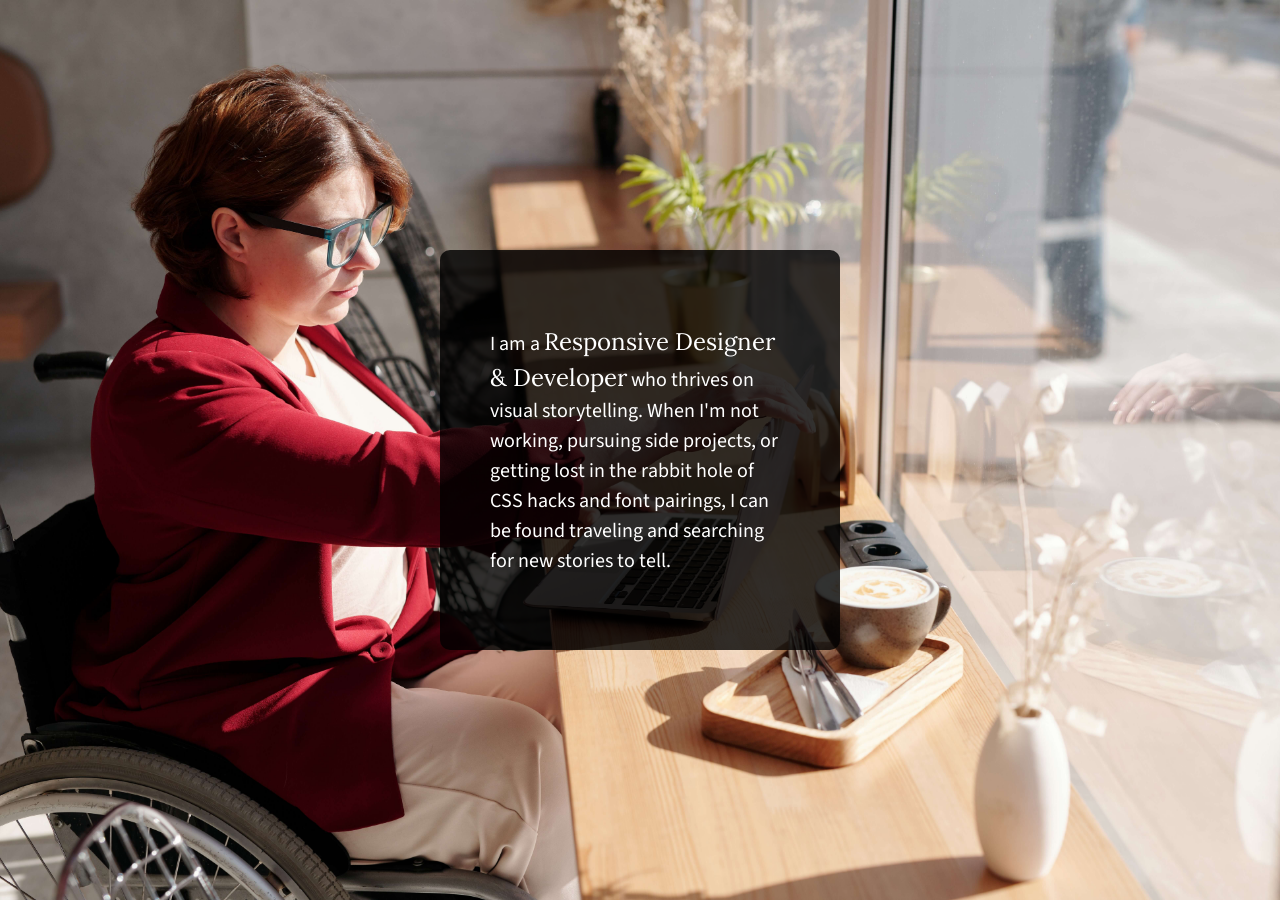
<file: center-content-flexbox2/index.html>
<!doctype html>
<html class="no-js" lang="en">

<head>
  <meta charset="utf-8">
  <meta http-equiv="x-ua-compatible" content="ie=edge">
  <title>Responsive Developer</title>
  <meta name="viewport" content="width=device-width, initial-scale=1">
  <link rel="stylesheet" href="css/normalize.css">
  <link rel="stylesheet" href="css/main.css">
  <link href="https://fonts.googleapis.com/css?family=Lora|Source+Sans+Pro:400,700" rel="stylesheet">
</head>

<body>
  <section class="wrapper">
    <div class="content">
      <p class="main-paragraph">I am a <span>Responsive Designer & Developer</span> who thrives on visual storytelling.
        When I'm not working, pursuing side projects, or getting lost in the rabbit hole of CSS hacks and font pairings,
        I can be found traveling and searching for new stories to tell.</p>
    </div>
  </section>
</body>

</html>
</file>
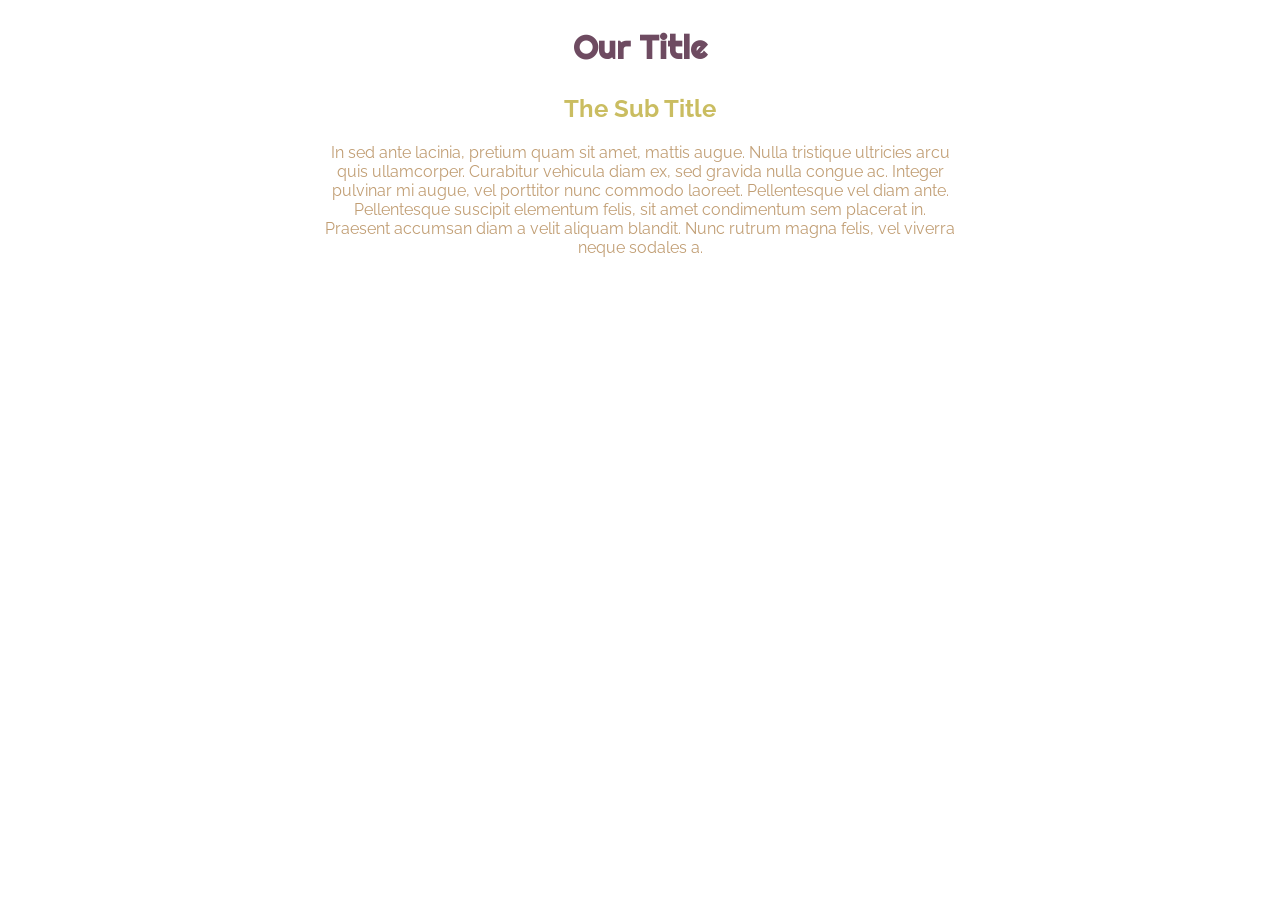
<file: change-font-colors-every-device/index.html>
<!doctype html>
<html lang="en">

<head>
  <title>Changing font colors</title>
  <!-- Add the responsive meta tag here -->
  <meta charset="UTF-8">
  <meta name="viewport" content="width=device-width, initial-scale=1">
  <!-- Add the link to the css stylesheet here -->
  <link rel="stylesheet" type="text/css" href="css/main.css" />
  <link rel="preconnect" href="https://fonts.googleapis.com">
  <link rel="preconnect" href="https://fonts.gstatic.com" crossorigin>
  <link href="https://fonts.googleapis.com/css2?family=Raleway:wght@400;700&family=Righteous&display=swap"
    rel="stylesheet">
</head>

<body>

  <section>
    <h1>Our Title</h1>
    <h2>The Sub Title</h2>
    <p>In sed ante lacinia, pretium quam sit amet, mattis augue. Nulla tristique ultricies arcu quis ullamcorper.
      Curabitur vehicula diam ex, sed gravida nulla congue ac. Integer pulvinar mi augue, vel porttitor nunc commodo
      laoreet. Pellentesque vel diam ante. Pellentesque suscipit elementum felis, sit amet condimentum sem placerat in.
      Praesent accumsan diam a velit aliquam blandit. Nunc rutrum magna felis, vel viverra neque sodales a.</p>
  </section>

</body>

</html>
</file>
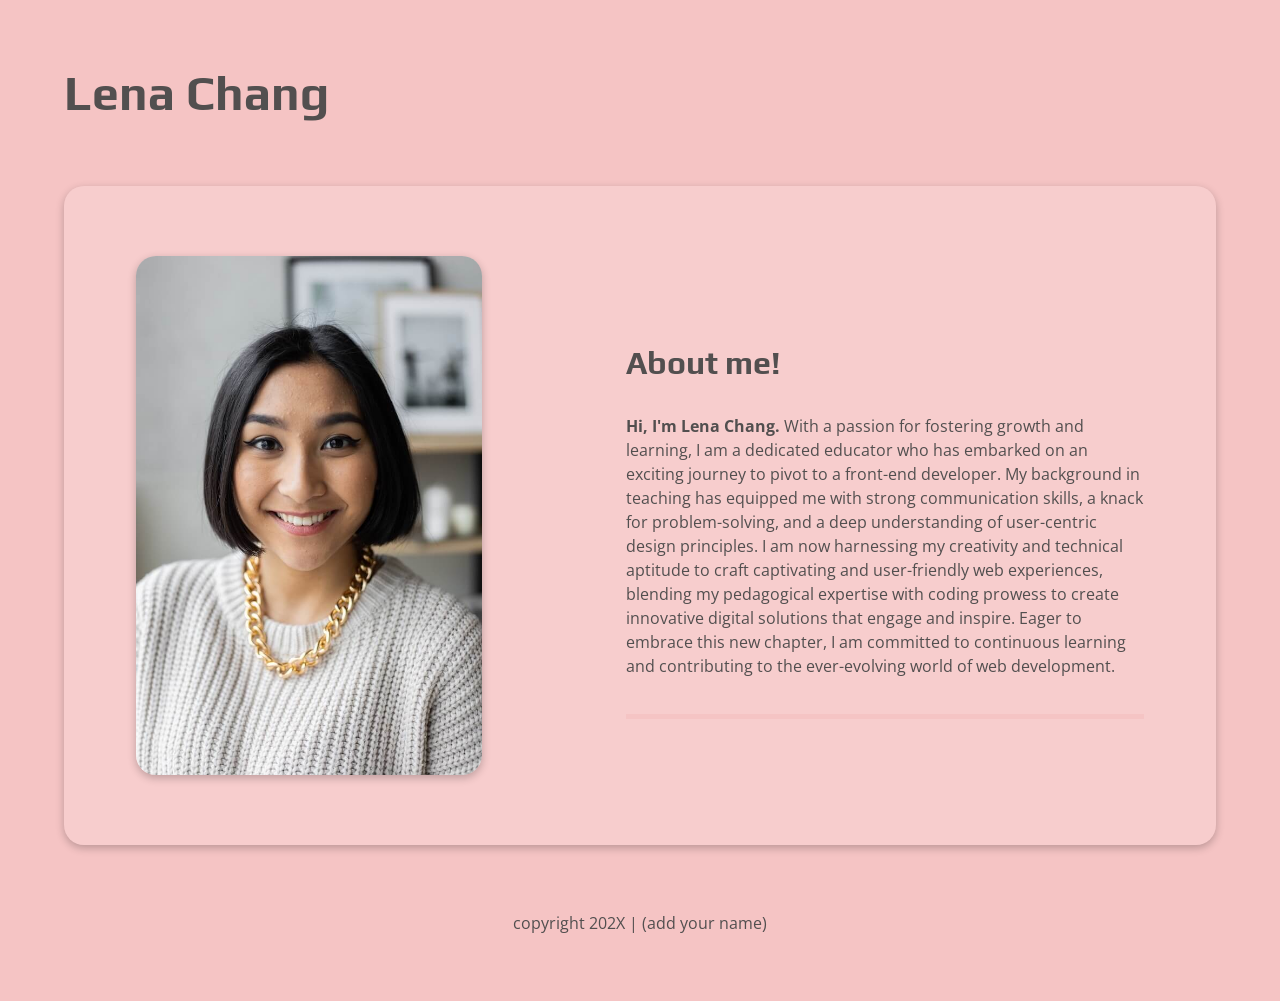
<file: custom-implement-flexbox/index.html>
<!DOCTYPE html>
<html lang="en">

<head>
  <meta charset="UTF-8">
  <meta name="viewport" content="width=device-width, initial-scale=1.0">
  <title>Mini-site</title>
  <link rel="stylesheet" href="css/normalize.css">
  <link rel="stylesheet" href="css/main.css">
  <link rel="preconnect" href="https://fonts.googleapis.com">
  <link rel="preconnect" href="https://fonts.gstatic.com" crossorigin>
  <link href="https://fonts.googleapis.com/css2?family=Open+Sans:wght@400;700&family=Play:wght@400;700&display=swap"
    rel="stylesheet">
</head>

<body>
  <header>
    <div class="content-wrapper">
      <h1>Lena Chang</h1>
    </div>
  </header>
  <main>
    <article>
      <div class="content-wrapper">
        <div class="profile-image-container">
          <img src="img/pexels-monstera-production-5876695.jpg" alt="Lena Chang" class="profile-image">
        </div>
        <div class="profile-description">
          <h2>About me!</h2>
          <p><strong>Hi, I'm Lena Chang.</strong> With a passion for fostering growth and learning, I am a dedicated
            educator who has embarked on an exciting
            journey to pivot to a front-end developer. My background in teaching has equipped me with strong
            communication
            skills, a knack for problem-solving, and a deep understanding of user-centric design principles. I am now
            harnessing my creativity and technical aptitude to craft captivating and user-friendly web experiences,
            blending my pedagogical expertise with coding prowess to create innovative digital solutions that engage and
            inspire. Eager to embrace this new chapter, I am committed to continuous learning and contributing to the
            ever-evolving world of web development.</p>
        </div>
      </div>
    </article>
  </main>
  <footer>
    <div class="content-wrapper">
      <p class="copyright">copyright 202X | (add your name)</p>
    </div>
  </footer>

</body>

</html>
</file>
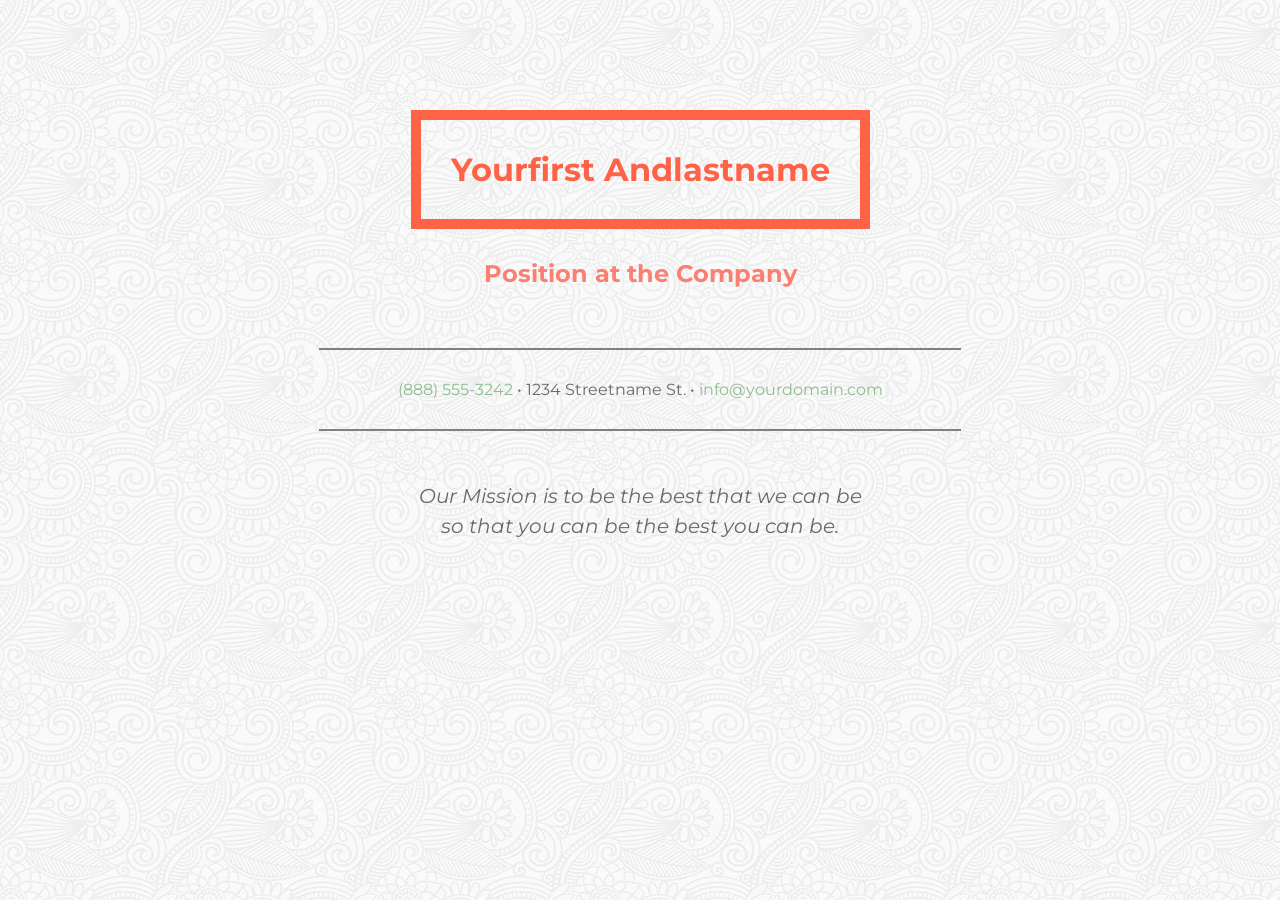
<file: finish-cleaning-up-the-mess-weve-made/index.html>
<!doctype html>
<html>

<head>
  <meta charset="UTF-8">
  <title>Simple Business Card Website</title>
  <link rel="stylesheet" type="text/css" href="css/main.css">
  <link href='http://fonts.googleapis.com/css?family=Montserrat:400,700' rel='stylesheet' type='text/css'>
</head>

<body>
  <div id="wrapper">
    <h1 class="name">Yourfirst Andlastname</h1>
    <h2 class="title">Position at the Company</h2>
    <div class="line-break"></div>

    <p><span class="phone-number">(888) 555-3242</span> • 1234 Streetname St. • <a class="email"
        href="mailto:info@yourdomain.com">info@yourdomain.com</a></p>

    <div class="line-break"></div>

    <p class="quote">Our Mission is to be the best that we can be <br>so that you can be the
      best you can be. </p>

  </div>

</body>

</html>
</file>
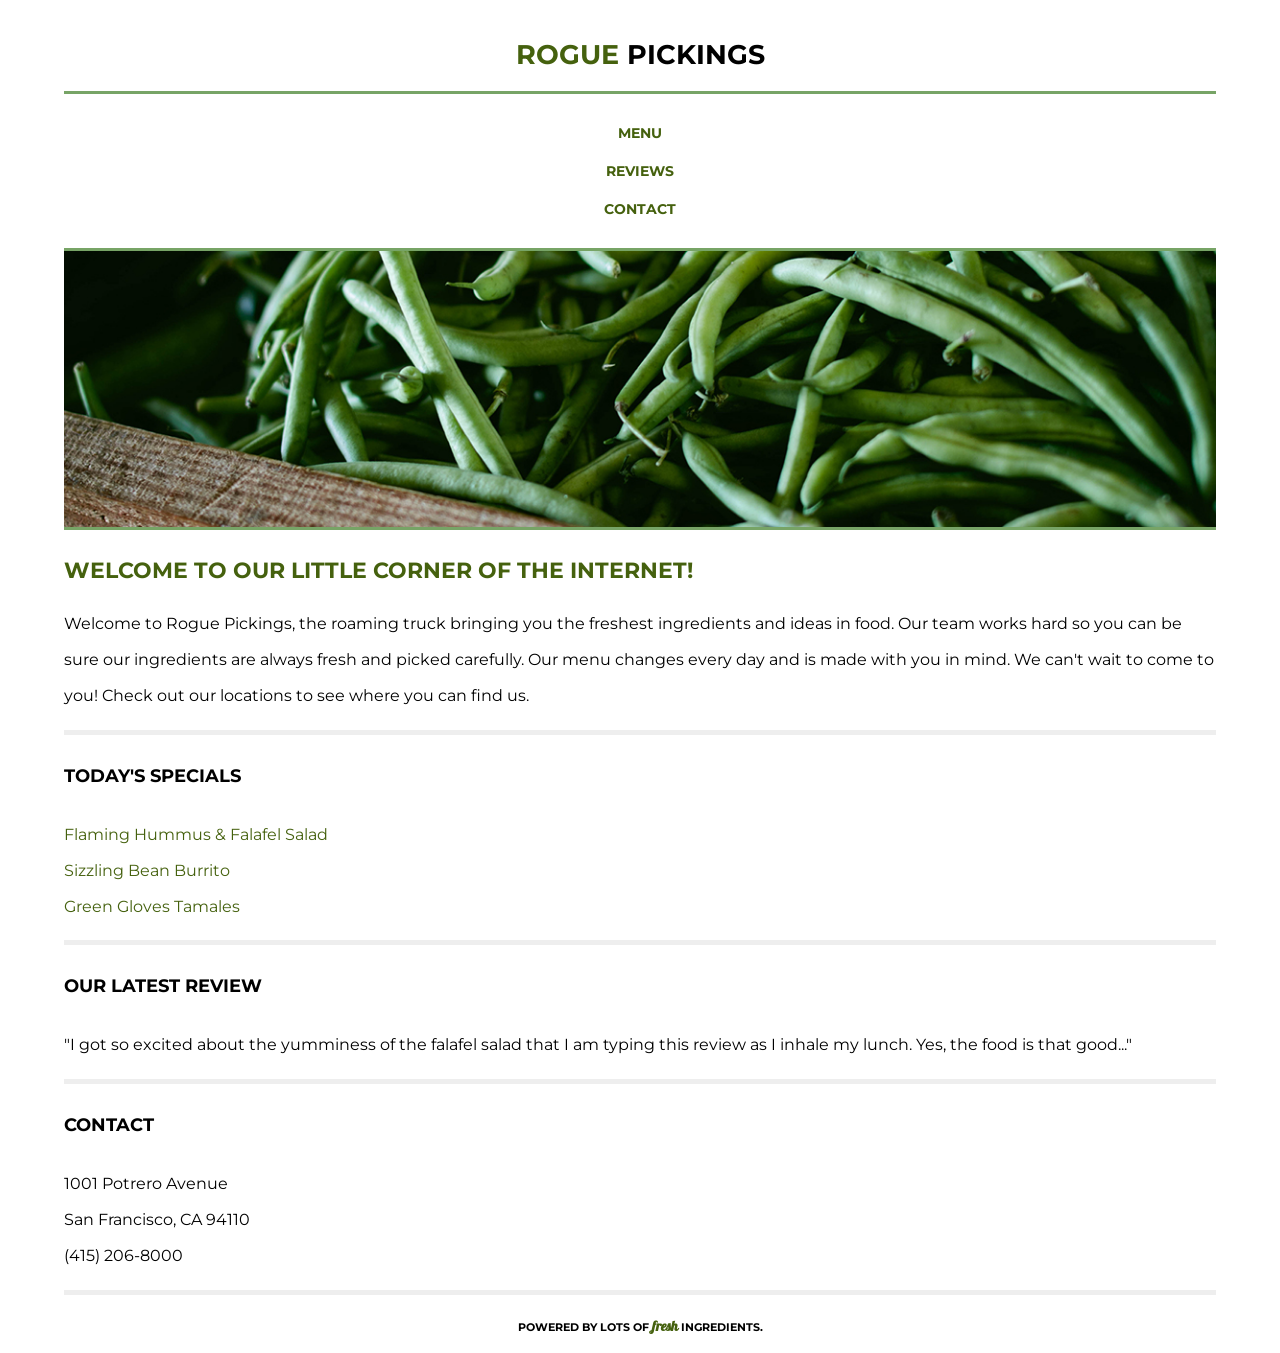
<file: make-static-site-responsive-01/index.html>
<!DOCTYPE html>
<html lang="en">

<head>
    <meta charset="utf-8">
    <title>Rogue Pickings</title>
    <meta name="viewport" content="width=device-width, initial-scale=1, shrink-to-fit=no">
    <link rel="stylesheet" href="css/normalize.css">
    <link rel="stylesheet" href="css/main.css">
    <!-- Google Font styles added here -->
    <link rel="preconnect" href="https://fonts.googleapis.com">
    <link rel="preconnect" href="https://fonts.gstatic.com" crossorigin>
    <link href="https://fonts.googleapis.com/css2?family=Galada&family=Montserrat:wght@400;700&display=swap"
        rel="stylesheet">
</head>

<body>
    <header>
        <div class="content-wrapper">
            <h1><span>rogue</span> pickings</h1>
            <nav>
                <ul>
                    <li><a href="#menu">Menu</a></li>
                    <li><a href="#review">Reviews</a></li>
                    <li><a href="#contact">Contact</a></li>
                </ul>
            </nav>
        </div>
    </header>

    <main>
        <section class="top-section">
            <div class="content-wrapper">
                <div class="main-image"><img src="img/green-bean.jpg" alt="green beans"></div>
                <div class="main-title">
                    <h2>Welcome to our little corner of the internet!</h2>
                    <p>Welcome to Rogue Pickings, the roaming truck bringing you the freshest ingredients and ideas in
                        food. Our
                        team works hard so you can be sure our ingredients are always fresh and picked carefully. Our
                        menu changes
                        every day and is made with you in mind. We can't wait to come to you! Check out our locations to
                        see where
                        you can find us.</p>
                </div>
            </div>
        </section>
        <section class="bottom-section">
            <div class="content-wrapper">
                <div class="section-one" id="menu">
                    <h3>Today's Specials</h3>
                    <ul class="menu-list">
                        <li>Flaming Hummus & Falafel Salad</li>
                        <li>Sizzling Bean Burrito</li>
                        <li>Green Gloves Tamales</li>
                    </ul>
                </div>
                <div class="section-two" id="review">
                    <h3>Our Latest Review</h3>
                    <p>"I got so excited about the yumminess of the falafel salad that I am typing
                        this
                        review as I inhale my lunch. Yes, the food is that good..."
                    </p>
                </div>
                <div class="section-three" id="contact">
                    <h3>Contact</h3>
                    <p>1001 Potrero Avenue<br>
                        San Francisco, CA 94110<br>
                        (415) 206-8000 </p>
                </div>
            </div>
        </section>
    </main>

    <footer>
        <div class="content-wrapper">
            <h4>Powered by lots of <span>fresh</span> ingredients.</h4>
        </div>
    </footer>
</body>

</html>
</file>
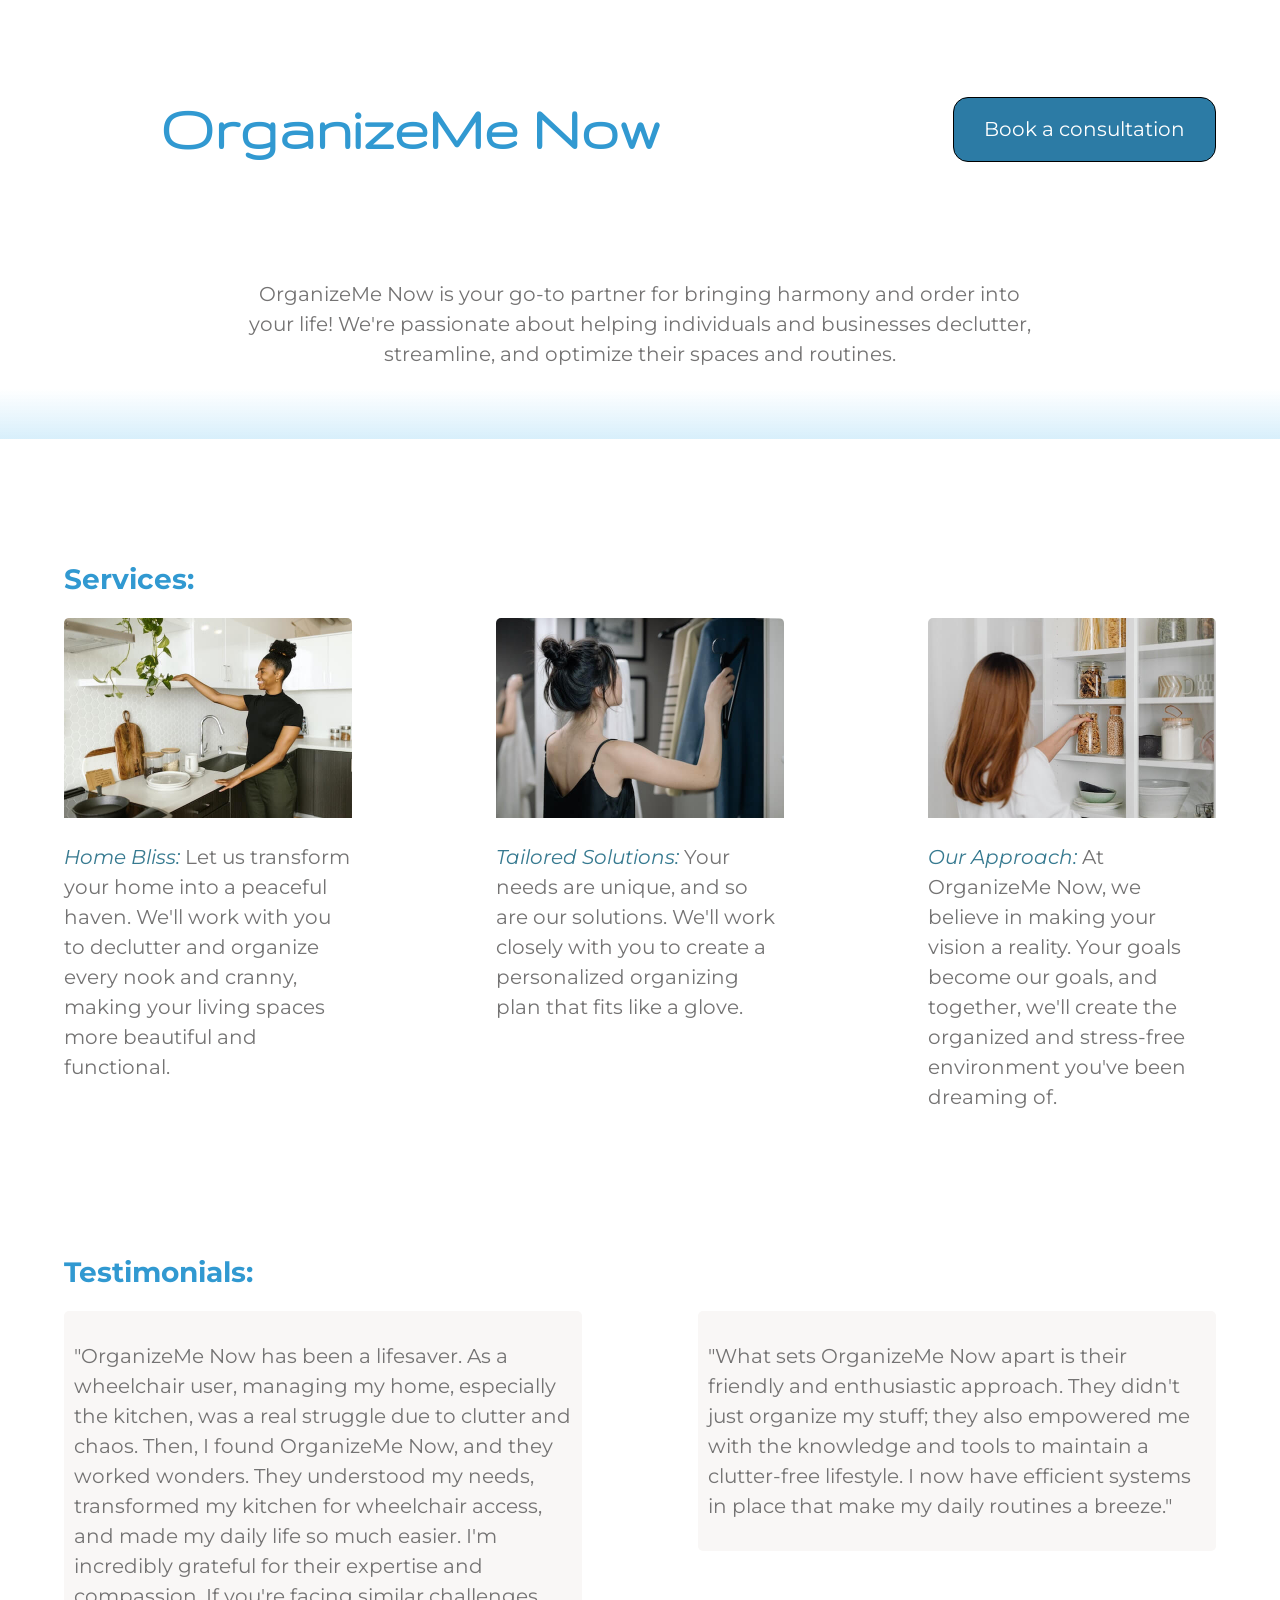
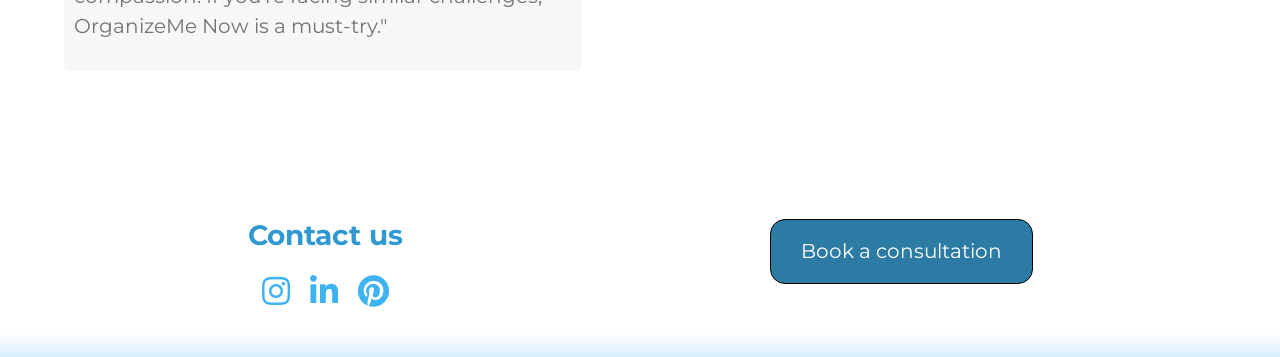
<file: organize-me-now/index.html>
<!DOCTYPE html>
<html lang="en">

<head>
  <meta charset="UTF-8">
  <meta name="viewport" content="width=device-width, initial-scale=1.0">
  <title>OrganizeMe Now</title>
  <link rel="stylesheet" href="css/normalize.css">
  <link rel="stylesheet" href="css/main.css">
  <link rel="preconnect" href="https://fonts.googleapis.com">
  <link rel="preconnect" href="https://fonts.gstatic.com" crossorigin>
  <link href="https://fonts.googleapis.com/css2?family=Gruppo&family=Montserrat:wght@400;700&display=swap"
    rel="stylesheet">
  <link rel="stylesheet" href="https://use.fontawesome.com/releases/v5.5.0/css/all.css"
    integrity="sha384-B4dIYHKNBt8Bc12p+WXckhzcICo0wtJAoU8YZTY5qE0Id1GSseTk6S+L3BlXeVIU" crossorigin="anonymous">
</head>

<body>
  <header class="gradient">
    <div class="content-wrapper">
      <div class="header-content-wrapper">
        <h1>OrganizeMe Now</h1>
        <a href="" class="booking-link">Book a consultation</a>
      </div>
      <section id="about">
        <div class="about-content-wrapper">
          <p class="about-info">OrganizeMe Now is your go-to partner for bringing harmony and order into your life!
            We're passionate
            about
            helping individuals and businesses declutter, streamline, and optimize their spaces and routines.</p>
        </div>
      </section>
    </div>
  </header>

  <main>
    <section>
      <div class="content-wrapper">
        <h2>Services:</h2>
        <div class="services-content-wrapper">
          <div class="services-description">
            <div class="services-image">
              <img src="img/pexels-rdne-stock-project-8580764.jpg" alt="Woman in white kitchen">
            </div>
            <p><span>Home Bliss: </span> Let us transform your home into a peaceful haven. We'll work with you to
              declutter and
              organize
              every nook and cranny, making your living spaces more beautiful and functional.</p>
          </div>
          <div class="services-description wrap-reverse">
            <div class="services-image">
              <img src="img/pexels-cottonbro-studio-6924346.jpg" alt="Woman organizing clothes in closet">
            </div>
            <p><span>Tailored Solutions: </span> Your needs are unique, and so are our solutions. We'll work closely
              with
              you to
              create
              a
              personalized organizing plan that fits like a glove.</p>
          </div>
          <div class="services-description">
            <div class="services-image">
              <img src="img/pexels-karolina-grabowska-6660254.jpg" alt="Woman placing objects on pantry shelf">
            </div>
            <p><span>Our Approach: </span>
              At OrganizeMe Now, we believe in making your vision a reality. Your goals become our goals, and together,
              we'll create the organized and stress-free environment you've been dreaming of.</p>
          </div>
        </div>
      </div>
    </section>
    <section>
      <div class="content-wrapper">
        <!-- Align the boxes with different sized content -->
        <h2>Testimonials:</h2>
        <div class="testimonial-content-wrapper">
          <div class="testimonial">
            <p>"OrganizeMe Now has been a lifesaver. As a wheelchair user, managing my home, especially the kitchen, was
              a
              real struggle due to clutter and chaos. Then, I found OrganizeMe Now, and they worked wonders. They
              understood my needs, transformed my kitchen for wheelchair access, and made my daily life so much easier.
              I'm incredibly grateful for their expertise and compassion. If you're facing similar challenges,
              OrganizeMe
              Now is a must-try."</p>
          </div>
          <div class="testimonial">
            <p>"What sets OrganizeMe Now apart is their friendly and enthusiastic approach. They didn't just organize my
              stuff; they also empowered me with the knowledge and tools to maintain a clutter-free lifestyle. I now
              have
              efficient systems in place that make my daily routines a breeze."</p>
          </div>
        </div>
      </div>
    </section>

  </main>

  <footer class="gradient">
    <div class="content-wrapper footer-content-wrapper">
      <div class="contact-wrapper">
        <h2>Contact us</h2>
        <div class="icon-wrapper">
          <i class="fab fa-instagram"></i>
          <i class="fab fa-linkedin-in"></i>
          <i class="fab fa-pinterest"></i>
        </div>
      </div>
      <a href="" class="booking-link">Book a consultation</a>
    </div>
  </footer>

</body>

</html>
</file>
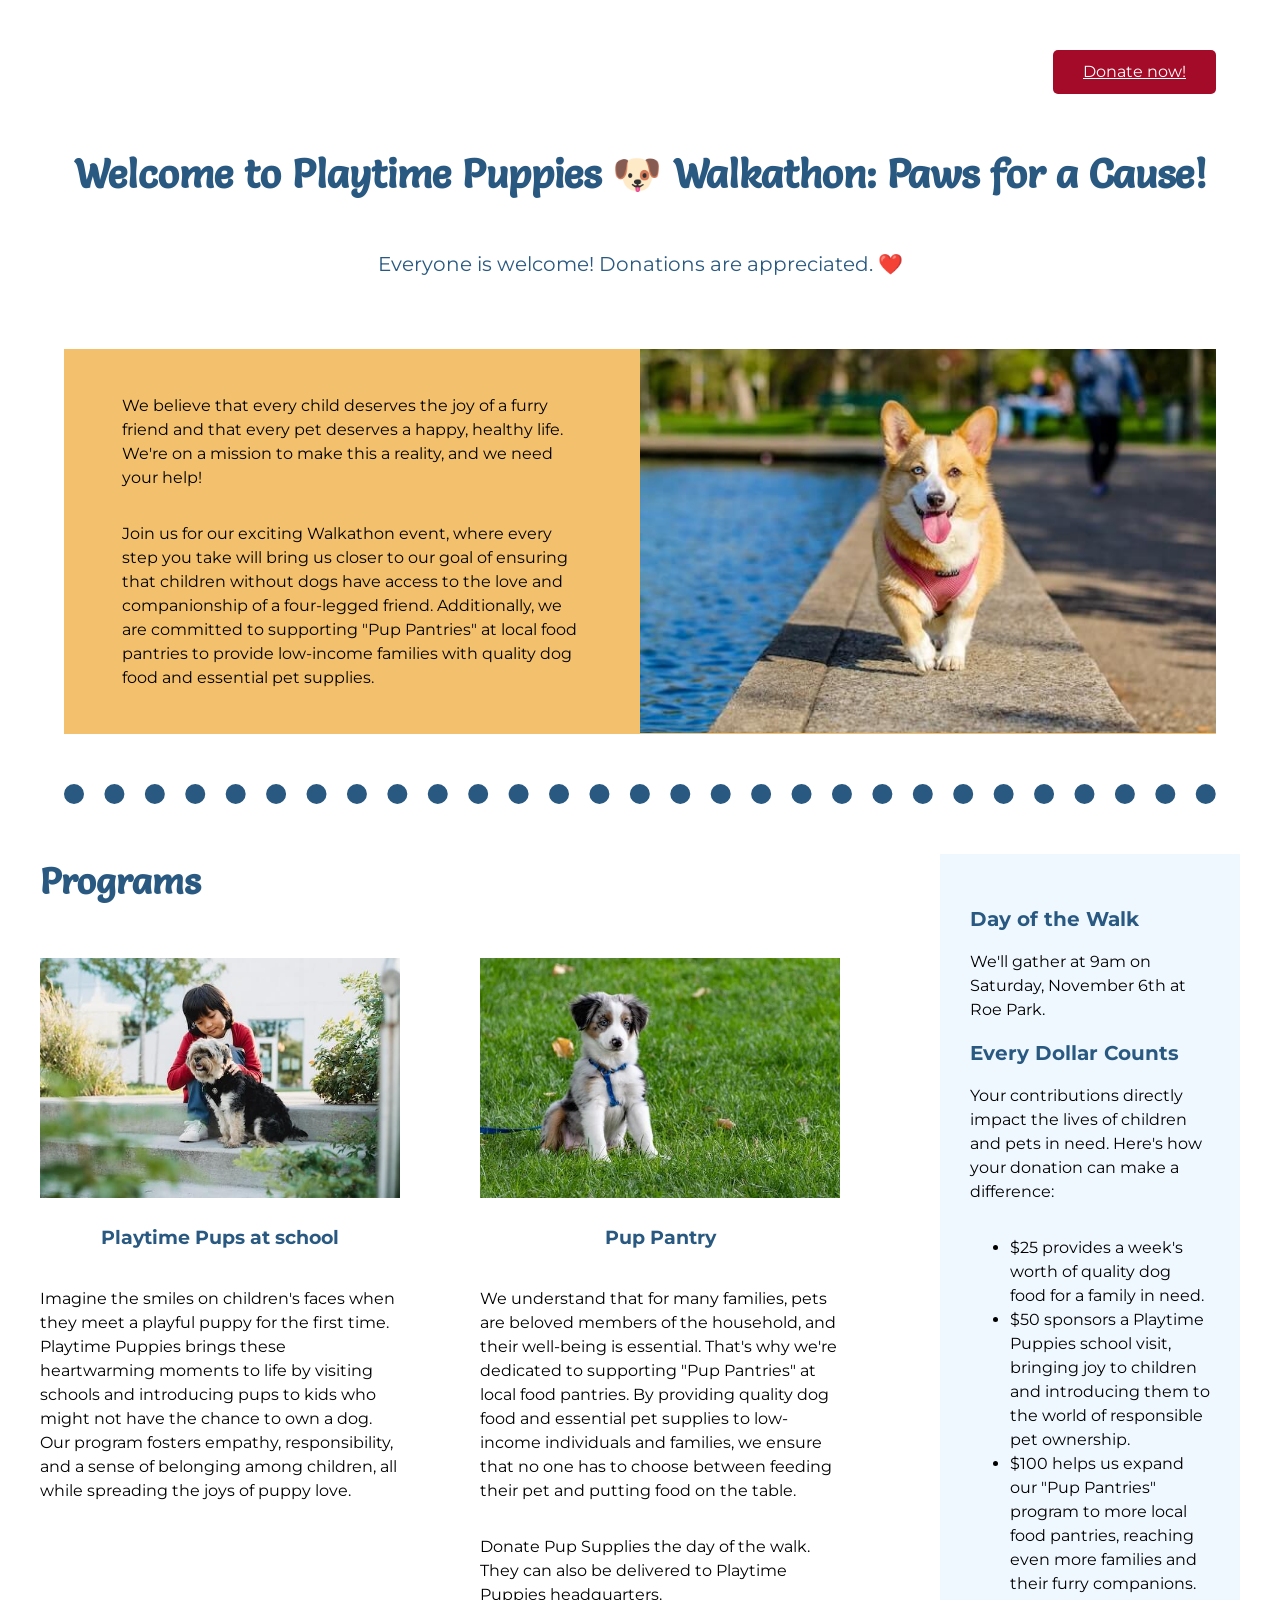
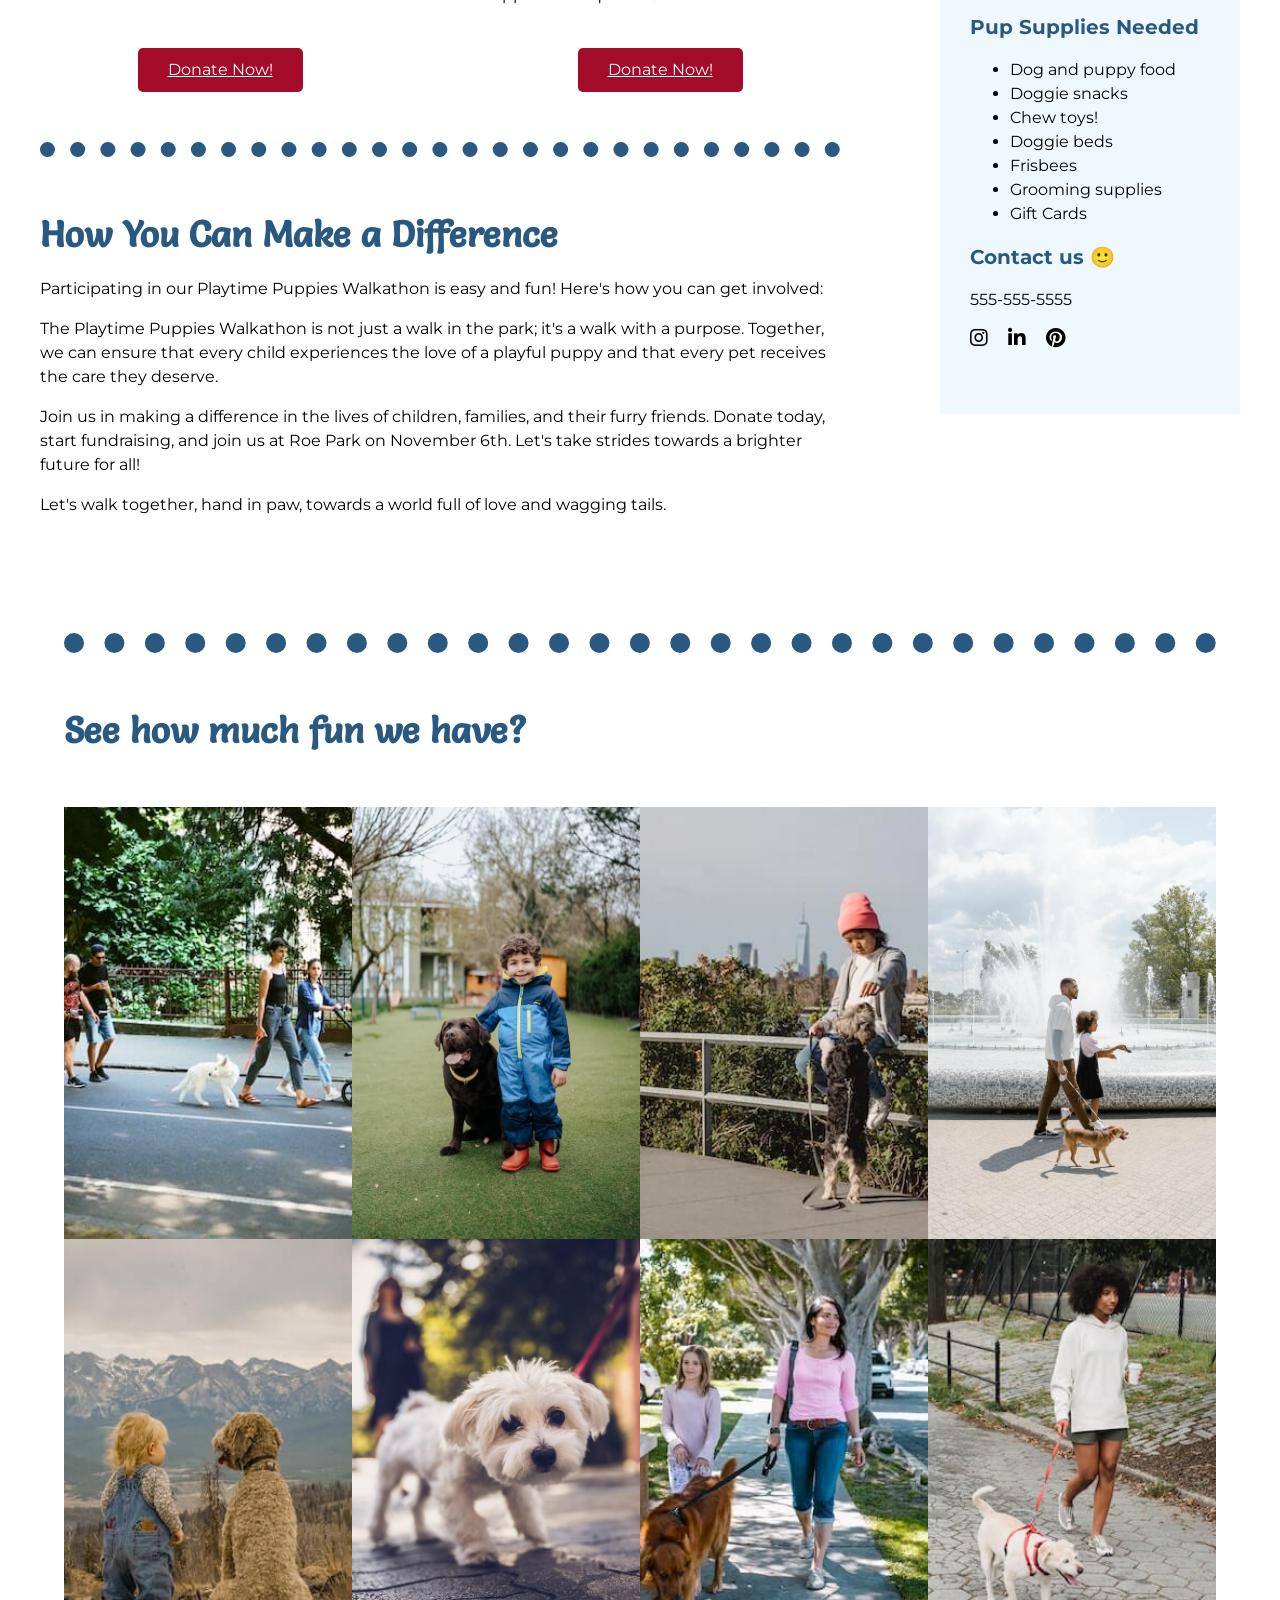
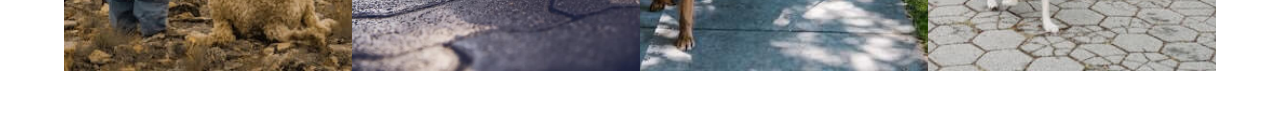
<file: playtime-puppies/index.html>
<!DOCTYPE html>
<html lang="en">

<head>
  <meta charset="UTF-8">
  <meta name="viewport" content="width=device-width, initial-scale=1.0">
  <title>Playtime Puppies 🐶</title>
  <link rel="stylesheet" href="css/normalize.css">
  <link rel="stylesheet" href="css/main.css">
  <link rel="preconnect" href="https://fonts.googleapis.com">
  <link rel="preconnect" href="https://fonts.gstatic.com" crossorigin>
  <link href="https://fonts.googleapis.com/css2?family=Montserrat:wght@400;700&family=Salsa&display=swap"
    rel="stylesheet">
  <link rel="stylesheet" href="https://use.fontawesome.com/releases/v5.5.0/css/all.css"
    integrity="sha384-B4dIYHKNBt8Bc12p+WXckhzcICo0wtJAoU8YZTY5qE0Id1GSseTk6S+L3BlXeVIU" crossorigin="anonymous">
</head>

<body>
  <header>
    <div class="content-wrapper">
      <a href="" class="donate-link">Donate now!</a>
      <h1>Welcome to Playtime Puppies 🐶 Walkathon: Paws for a Cause!</h1>
      <p class="header-paragraph">Everyone is welcome! Donations are appreciated. ❤️</p>
      <div class="about">
        <div class="about-image">
          <img src="img/pexels-muhannad-alatawi-58997.jpg" alt="corgi running by a pool">
        </div>
        <div class="about-text">
          <p>We believe that every child deserves the joy of a furry friend and that every pet deserves a happy, healthy
    life. We're on a mission to make this a reality, and we need your help!</p>
          <p>Join us for our exciting Walkathon event, where every step you take will bring us closer to our goal of
    ensuring that children without dogs have access to the love and companionship of a four-legged friend.
    Additionally, we are committed to supporting "Pup Pantries" at local food pantries to provide low-income
    families with quality dog food and essential pet supplies.</p>
        </div>
      </div> 
    </div>  
  </header>

  <main>
    <div class="content-wrapper">
      <div class="main-content-wrapper">
        <section class="our-programs">
          <h2>Programs</h2>
          <div class="program">
            <div class="program-image">
              <img src="img/pexels-sam-lion-5733127.jpg" alt="child petting their dog while sitting on steps">
            </div>
            <h3>Playtime Pups at school</h3>
            <p>Imagine the smiles on children's faces when they meet a playful puppy for the first time. Playtime
      Puppies brings these heartwarming moments to life by visiting schools and introducing pups to kids who
      might not have the chance to own a dog. Our program fosters empathy, responsibility, and a sense of
      belonging among children, all while spreading the joys of puppy love.</p>
            <a class="donate-link" href="">Donate Now!</a>
          </div> 
          <div class="program">
            <div class="program-image">
             <img src="img/pexels-brett-sayles-1322182.jpg" alt="adorable puppy in the grass">
            </div>
            <h3>Pup Pantry</h3>
            <p>We understand that for many families, pets are beloved members of the household, and their well-being is
      essential. That's why we're dedicated to supporting "Pup Pantries" at local food pantries. By providing
      quality dog food and essential pet supplies to low-income individuals and families, we ensure that no one
      has to choose between feeding their pet and putting food on the table.</p>
            <p>Donate Pup Supplies the day of the walk. They can also be delivered to Playtime Puppies headquarters.</p>
            <a class="donate-link" href="">Donate Now!</a>
          </div> 
         </section>
         <section class="fundraising">
          <h2>How You Can Make a Difference</h2>
          <p>Participating in our Playtime Puppies Walkathon is easy and fun! Here's how you can get involved:</p>
          <p>The Playtime Puppies Walkathon is not just a walk in the park; it's a walk with a purpose. Together, we can
      ensure that every child experiences the love of a playful puppy and that every pet receives the care they
      deserve.</p>
          <p>Join us in making a difference in the lives of children, families, and their furry friends. Donate today,
      start fundraising, and join us at Roe Park on November 6th. Let's take strides towards a brighter future for
      all!</p>
          <p>Let's walk together, hand in paw, towards a world full of love and wagging tails.</p>
        </section> 
      </div> 
      <aside>
        <div class="aside-content-wrapper">
          <h2>Day of the Walk</h2>
          <p>We'll gather at 9am on Saturday, November 6th at Roe Park.</p>
          <h2>Every Dollar Counts</h2>
          <p>Your contributions directly impact the lives of children and pets in need. Here's how your donation can
      make
      a difference:</p>
          <ul>
            <li>$25 provides a week's worth of quality dog food for a family in need.</li>
            <li>$50 sponsors a Playtime Puppies school visit, bringing joy to children and introducing them to the world
        of responsible pet ownership.</li>
            <li>$100 helps us expand our "Pup Pantries" program to more local food pantries, reaching even more families
        and their furry companions.</li>
         </ul>
         <h2>Pup Supplies Needed</h2>
          <ul>
           <li>Dog and puppy food</li>
           <li>Doggie snacks</li>
           <li>Chew toys!</li>
           <li>Doggie beds</li>
            <li>Frisbees</li>
            <li>Grooming supplies</li>
            <li>Gift Cards</li>
         </ul>
         <h2>Contact us 🙂</h2>
         <p>555-555-5555</p>
         <div class="social-media">
           <i class="fab fa-instagram"></i>
           <i class="fab fa-linkedin-in"></i>
           <i class="fab fa-pinterest"></i>
        </div>
       </div> 
      </aside>
    </div>
  </main>

  <footer>
    <div class="content-wrapper">
      <h2>See how much fun we have?</h2>
      <div class="footer-content-wrapper">
        <img src="img/olena-bohovyk-__oq70K5F8c-unsplash.jpg" alt="family walking their dog">
        <img src="img/pexels-ahmed-16194157.jpg" alt="child petting a large brown dog">
        <img src="img/pexels-sam-lion-5733162.jpg" alt="child sitting on railing giving their dog a treat">
        <img src="img/pexels-mart-production-8434755.jpg" alt="parent and child walking their dog by a fountain">
        <img src="img/pexels-jenny-uhling-17807527.jpg" alt="toddler with their dog looking out over the landscape">
        <img src="img/pexels-raša-st-2476343.jpg" alt="small, cute puppy">
        <img src="img/pexels-rdne-stock-project-7516816.jpg" alt="parent and child walking their dog down the sidewalk">
        <img src="img/pexels-samson-katt-5255581.jpg" alt="person walking their dog through the park">
      </div>  

    </div>  
  </footer>

</body>

</html>
</file>
<file: affirmations-board/css/main.css>
body {
  text-align: center;
  background: #261e6d;
  font-family: 'Mooli', sans-serif;
}

h1 {
  font-size: 3rem;
  color: white;
  font-family: 'Croissant One', cursive;
  text-decoration: underline;
  text-decoration-color: #07c0e6;
}

p,
ul li {
  color: #261e6d;
  font-size: 1.2rem;
  width: 100%;
}

ul {
  list-style: none;
  padding-left: 0;
}

header,
main,
footer {
  display: flex;
  justify-content: center;
  width: 100%;
}

.content-wrapper {
  width: 90%;
  max-width: 1200px;
  display: flex;
  flex-wrap: wrap;
  align-content: center;
}

main .content-wrapper {
  gap: 20px;

}

.affirmation-block {
  border-radius: 5px;
  width: 100%;
  background: #f2f1fb;
  display: flex;
  align-items: center;
  padding: 10px;
  border: 1px solid #07c0e6;
}

.gif-block {
  width: 100%;
}

img {
  width: 100%;
  border-radius: 5px;
}

.copyright {
  color: #f2f1fb;
  padding-bottom: 20px;
}

@media (min-width: 768px) {

  html,
  body {
    height: 100%;
  }

  .center-wrapper {
    display: flex;
    flex-wrap: wrap;
    align-content: space-around;
    height: 100%;
    width: 100%;
  }

  .affirmation-block {
    width: 45%;
  }

  .gif-block {
    width: 48%;
  }

}

@media (min-width: 1200px) {

  .affirmation-block {
    width: 30%;
  }

  .gif-block {
    width: 31.8%;
  }
}
</file>
<file: center-content-flexbox/css/main.css>
/* Worksheet styles */
/* Global styles */
* {
  box-sizing: border-box;
  line-height: 1.5;
}

body {
  margin: 50px 0;
}

#logo {
  width: 10%;
}

h1 {
  font-family: 'Montserrat', sans-serif;
  color: #f16059;
  font-size: 1.5rem;
  padding-bottom: 30px;
  border-bottom: 1px solid silver;
  margin: 30px 0;
}

h2 {
  font-size: 1.5rem;
}

h3 {
  font-size: 1.25rem;
}

h4 {
  font-size: 1.17rem;
  margin: 20px 0 10px 0;
}

h2,
h3,
h4,
nav ul li a,
p,
ul,
code {
  font-family: 'Montserrat', sans-serif;
  color: black;
}

p, ul {
  line-height: 1.5;
}

li {
  line-height: 2;
}

a {
  color: inherit;
}

code {
  background-color: #EEECEC;
  padding: 0 3px;
  color: #1717b0;
}

.special-notes {
  color: #f16059;
}

header {
  display: flex;
  justify-content: center;
  text-align: center;
}

header nav p {
  text-align: left;
}

.header-content-wrapper {
  width: 80%;
}

nav ul {
  display: flex;
  flex-flow: row wrap;
  gap: 10px;
  list-style: none;
  padding-left: 0;
}

/* Creates boxes in legend */
.parent-color {
  color: #ede4f6;
  background-color: #ede4f6;
  border: 2px solid #d3b6f2;
  padding: 0 20px;
}

.content-color {
  color: #c4d6f7;
  background-color: #c4d6f7;
  border: 2px solid #aeaeef;
  padding: 0 28px;
}

/* End creates boxes in legend */

section {
  margin-bottom: 100px;
}

.section-content-wrapper {
  width: 90%;
}

.content-wrapper {
  display: flex;
  justify-content: center;
  margin-bottom: 30px;
}

/* The parent flex container for most of the child boxes */
.content-parent-container {
  background-color: #ede4f6;
  padding: 2px 0;
  padding: 2px;
}

/* Parent flex containers for specific Flexbox properties */

.wrap-content-parent-container {
  background-color: #ede4f6;
  padding: 2px 0;
  padding: 2px;
  height: 100px;
}

#flex-direction-section .content-parent-container,
.flex-column-parent-container {
  height: 150px;
}

.flex-flow-content-parent-container {
  background-color: #ede4f6;
  padding: 2px 0;
  padding: 2px;
  height: 100px;
}

.align-self-parent-container {
  height: 250px;
  align-items: center;
}

.align-self-parent-container p {
  margin: 0;
}

/* End parent flex containers for specific Flexbox properties */

/* Child flex item styles */

.child-box {
  height: 25px;
  width: 25%;
  outline: 2px solid #aeaeef;
  background: #c4d6f7;
}

.child-text-box {
  padding: 10px;
  outline: 2px solid #aeaeef;
  background: #c4d6f7;
}

.child-wrap-box {
  height: 25px;
  width: 30%;
  outline: 2px solid #aeaeef;
  background: #c4d6f7;
  display: flex;
  justify-content: center;
  align-items: center;
}

.child-direction-box {
  height: 25px;
  width: 75%;
  outline: 2px solid #aeaeef;
  background: #c4d6f7;
}

.child-align-self-box {
  width: 30%;
  outline: 2px solid #aeaeef;
  background: #c4d6f7;
}

.flex-row-parent-container .child-flex-shrink-box {
  width: 200px;
}

.flex-column-parent-container .child-flex-shrink-box {
  height: 75px;
}

.box-1 {
  font-size: 2rem;
  margin: 0;
}

.box-2 {
  font-size: 1rem;
  margin: 0;
}

/* End child flex item styles */

@media (min-width: 768px) {

  .property-description {
    width: 80%;
  }

  .two-column-layout {
    display: flex;
    justify-content: space-between;
    flex-flow: row wrap;
  }

  .two-column-child {
    width: 47%;
  }

  .three-column-layout {
    display: flex;
    justify-content: space-between;
    flex-flow: row wrap;
  }

  .three-column-child {
    width: 30%;
  }

  /* Parent flex containers for specific Flexbox properties */

  .wrap-content-parent-container {
    height: 150px;
  }

  #flex-direction-section .content-parent-container,
  .flex-column-parent-container {
    height: 200px;
  }

  .flex-flow-content-parent-container {
    height: 200px;
  }

  /* End parent flex containers for specific Flexbox properties */

  /* Child flex item styles */

  .child-box {
    height: 50px;
  }

  .child-wrap-box {
    height: 50px;
  }

  .child-direction-box {
    height: 50px;
  }

  .flex-row-parent-container .child-flex-shrink-box {
    width: 400px;
  }

  .flex-column-parent-container .child-flex-shrink-box {
    height: 75px;
  }

  .box-1 {
    margin: 0;
  }

  .box-2 {
    width: 60%;
    margin: 0;
  }

  /* End child flex item styles */

}

@media (min-width: 1200px) {
  body {
    margin: 100px 0;
  }

  h1 {
    font-size: 2.5rem;
    padding-bottom: 50px;
  }

  .description {
    width: 70%;
  }

  .property-description {
    width: 70%;
  }

  /* Parent flex containers for specific Flexbox properties */

  .wrap-content-parent-container {
    height: 200px;
  }

  #flex-direction-section .content-parent-container,
  .flex-column-parent-container {
    height: 300px;
  }

  /* End parent flex containers for specific Flexbox properties */

  /* Child flex item styles */

  .child-box {
    height: 75px;
  }

  .child-wrap-box {
    height: 75px;
  }

  .child-direction-box {
    height: 75px;
  }

  .flex-row-parent-container .child-flex-shrink-box {
    width: 800px;
  }

  .flex-column-parent-container .child-flex-shrink-box {
    height: 120px;
  }

  /* End child flex item styles */
}

/* START COMPLETING THE WORKSHEET HERE */
/* There are no media queries to add code to. The worksheet's reponsive design is created above. */

/* justify-content */
section#justify-content-section {
  display: flex;
  justify-content: center;
}

.justify-content-center-parent-container {
  display: flex;
  justify-content: center;
}

.justify-content-space-between-parent-container {
  display: flex;
  justify-content: space-between;
}

.justify-content-space-around-parent-container {
  display: flex;
  justify-content: space-around;
}

.justify-content-space-evenly-parent-container {
  display: flex;
  justify-content: space-evenly;
}

.justify-content-flex-start-parent-container {
  display: flex;
  justify-content: flex-start;
}

.justify-content-flex-end-parent-container {
  display: flex;
  justify-content: flex-end;
}

/* end justify-content */

/* align-items */
section#align-items-section {
  /* place your code here */
}

.align-items-center-parent-container {
  /* place your code here */
  justify-content: space-evenly;
}

.align-items-stretch-parent-container {
  /* place your code here */
  justify-content: space-evenly;
}

.align-items-baseline-parent-container {
  /* place your code here */
  justify-content: space-evenly;
}

.align-items-flex-start-parent-container {
  /* place your code here */
  justify-content: space-evenly;
}

.align-items-flex-end-parent-container {
  /* place your code here */
  justify-content: space-evenly;
}

/* end align-items */

/* flex-wrap */
section#flex-wrap-section {
  /* place your code here */
}

.flex-wrap-nowrap-parent-container {
  /* place your code here */
  justify-content: space-evenly;
}

.flex-wrap-wrap-parent-container {
  /* place your code here */
  justify-content: space-evenly;
}

.flex-wrap-wrap-reverse-parent-container {
  /* place your code here */
  justify-content: space-evenly;
}

/* end flex-wrap */

/* align-content */
section#align-content-section {
  /* place your code here */
}

/* Fixed heights have been set in the .wrap-content-parent-container code blocks */

.align-content-center-parent-container {
  /* place your code here */
  justify-content: space-evenly;
  flex-wrap: wrap;
  height: 250px;
}

.align-content-space-between-parent-container {
  /* place your code here */
  justify-content: space-evenly;
  flex-wrap: wrap;
  height: 250px;
}

.align-content-space-around-parent-container {
  /* place your code here */
  justify-content: space-evenly;
  flex-wrap: wrap;
}

.align-content-space-evenly-parent-container {
  /* place your code here */
  justify-content: space-evenly;
  flex-wrap: wrap;
}

.align-content-stretch-parent-container {
  /* place your code here */
  justify-content: space-evenly;
  flex-wrap: wrap;
}

.align-content-flex-start-parent-container {
  /* place your code here */
  justify-content: space-evenly;
  flex-wrap: wrap;
}

.align-content-flex-end-parent-container {
  /* place your code here */
  justify-content: space-evenly;
  flex-wrap: wrap;
}

/* end align-content */

/* gap */
section#gap-section {
/* place your code here */
}

.gap-parent-container {
  /* display: flex; */
  flex-wrap: wrap;
}

.row-gap-parent-container {
  /* display: flex; */
  flex-wrap: wrap;
}

.column-gap-parent-container {
  /* place your code here */
  flex-wrap: wrap;
}

/* end gap */

/* flex-direction section */
section#flex-direction-section {
  /* place your code here */
}

.column-justify-content-center-parent-container {
  /* place your code here */
  justify-content: center;
  align-items: center;
}

.column-justify-content-space-between-parent-container {
  /* place your code here */
  justify-content: space-between;
  align-items: center;
}

.column-justify-content-space-around-parent-container {
  /* place your code here */
  justify-content: space-around;
  align-items: center;
}

.column-justify-content-space-evenly-parent-container {
  /* place your code here */
  justify-content: space-evenly;
  align-items: center;
}

.column-justify-content-flex-start-parent-container {
  /* place your code here */
  justify-content: flex-start;
  align-items: center;
}

.column-justify-content-flex-end-parent-container {
  /* place your code here */
  justify-content: flex-end;
  align-items: center;
}

/* end flex-direction */

/* flex-flow section */
section#flex-flow-section {
  /* place your code here */ 
}

.flex-flow-row-nowrap-parent-container {
  /* place your code here */
  justify-content: space-evenly;
}

.flex-flow-row-wrap-parent-container {
  /* place your code here */
  justify-content: space-evenly;
}

.flex-flow-row-wrap-reverse-parent-container {
  /* place your code here */
  justify-content: space-evenly;
}

.flex-flow-column-nowrap-parent-container {
  /* place your code here */
  justify-content: space-evenly;
}

.flex-flow-column-wrap-parent-container {
  /* place your code here */
  justify-content: space-evenly;
}

.flex-flow-column-wrap-reverse-parent-container {
  /* place your code here */
  justify-content: space-evenly;
}

/* end flex-flow */

/* flex section */
section#flex-content-section {
  /* place your code here */
}

.flex-row-parent-container {
  /* Add display: flex; to make this div a parent flex container */
}

.child-flex-basis-box {
  display: flex;
  justify-content: center;
  align-items: center;
  flex-basis: 600px;
}

.child-flex-shrink-box {
  display: flex;
  justify-content: center;
  align-items: center;
  flex-shrink: 0;
}

.child-flex-grow-box {
  flex-grow: 1;
  display: flex;
  justify-content: center;
  align-items: center;
}

.flex-column-parent-container {
  display: flex;
  flex-direction: column;
  align-items: center;
}

/* End flex section */

/* order */
section#order-section {
  /* place your code here */
}

.order-parent-container {
  /* Add display: flex; to make this div a parent flex container */
  justify-content: space-around;
}

.order-child-flex-item-1 {
  /* place your code here */
}

.order-child-flex-item-2 {
  /* place your code here */
}

.order-child-flex-item-3 {
  /* place your code here */
}

.order-child-flex-item-4 {
  /* place your code here */
}

.order-child-flex-item-5 {
  /* place your code here */
}

/* end order */

/* align-self */
section#align-self-section {
  /* place your code here */
}

.align-self-parent-container {
  /* Add display: flex; to make this div a parent flex container */
  justify-content: space-around;
}

.align-self-auto-child-flex-item {
  /* place your code here */
}

.align-self-flex-start-child-flex-item {
  /* place your code here */
}

.align-self-flex-end-child-flex-item {
  /* place your code here */
}

.align-self-center-child-flex-item {
  /* place your code here */
}

.align-self-baseline-child-flex-item {
  /* place your code here */
}

.align-self-stretch-child-flex-item {
  /* place your code here */
}

/* end align-self */
</file>
<file: center-content-flexbox2/css/main.css>
/*Large Background Image*/
html {
  background: url(../img/pexels-marcus-aurelius-4063619.jpg);
  background-size: cover;
  background-position: center;
  height: 100%;
}

body {
  height: 100%;
}

.wrapper {
  display: flex;
  justify-content: center;
  align-items: center;
  margin: 0;
  height: 100%;
  width: 100%;
}

.content {
  display: flex;
  justify-content: center;
  align-items: center;

  /* This is a fallback for the translucent background for older browsers */
  background: #222;
  background: rgba(0, 0, 0, 0.8);
  color: #fff;
  font-family: 'Source Sans Pro', sans-serif;
  font-size: 1.25rem;
  line-height: 1.5;
  border-radius: 10px;
  width: 400px;
  height: 400px;
}

.main-paragraph {
  width: 75%;
}

.content p span {
  font-family: 'Lora', sans-serif;
  font-size: 1.5rem;
}
</file>
<file: change-font-colors-every-device/css/main.css>
/* Global styles that apply to mobile, tablet, and desktop */
body,
html {
  text-align: center;
  font-family: 'Raleway', sans-serif;
  font-size: 1em;
}

section {
  width: 50%;
  margin: auto;
}

h1 {
  font-family: 'Righteous', cursive;
  font-size: 2em;
  color: #7b7d70;
}

h2 {
  font-size: 1.5em;
  color: #4eafb8;
}

p {
  color: #ff8641;
}

/* ----------- For screens 768px and larger ----------- */

@media (min-width: 768px) {
  h1 {
    color: #02cbd2;
  }
  h2 {
    color: #fcc02a;
  }
  p {
    color: #7b8f8e;
  }
}

/* ----------- For screens 1200px wide and larger----------- */

@media (min-width: 1200px) {
  h1 {
    color: #6e4b61;
  }
  h2 {
    color: #cabd61;
  }
  p {
    color: #c19e74;
  }
}
</file>
<file: custom-implement-flexbox/css/main.css>
/* Global styles */
body {
  color: #524f4f;
  font-family: 'Open Sans', sans-serif;
  line-height: 1.5;
}

header,
article,
footer {
  background: #F5C4C4;
  display: flex;
  justify-content: center;
}

.content-wrapper {
  width: 90%;
  max-width: 1200px;
}

/* Header styles */
header {
  padding: 25px 0 25px 0;
}

header .content-wrapper {
  display: flex;
  justify-content: center;
}

h1 {
  font-family: 'Play', sans-serif;
  /* Font-size can be adjusted for mobile so that your name fits on a single row. */
  font-size: 3rem;
}

h2 {
  font-family: 'Play', sans-serif;
  font-size: 2rem;
}

/* Main styles */

article .content-wrapper {
  display: flex;
  flex-wrap: wrap;
  justify-content: center;
  background: rgba(252, 240, 240, 0.2);
  padding: 70px 0;
  border-radius: 20px;
  box-shadow: rgba(0, 0, 0, 0.24) 0px 3px 8px;
}

.profile-image-container {
  display: flex;
  justify-content: center;
  width: 60%;
  padding-bottom: 20px;
}

.profile-image {
  width: 100%;
  border-radius: 20px;
  /* https://getcssscan.com/css-box-shadow-examples */
  box-shadow: rgba(0, 0, 0, 0.24) 0px 3px 8px;
}

.profile-description {
  width: 80%;
  padding-bottom: 20px;
  border-bottom: 5px solid #F5C4C4;
}

/* Footer styles */
footer {
  padding: 50px 0 50px 0;
}

footer .content-wrapper {
  display: flex;
  justify-content: center;
}

@media (min-width: 768px) {

  header .content-wrapper {
    justify-content: flex-start;
  }

  article .content-wrapper {
justify-content: space-around;
align-items: center;
}

  .profile-image-container {
    width: 30%;
    padding-bottom: 0;
  }

  .profile-description {
    width: 45%;
  }

}
</file>
<file: finish-cleaning-up-the-mess-weve-made/css/main.css>
@charset "UTF-8";
/* CSS Document */

html,
body {
  margin: 0px;
  background: url('../img/symphony.png') repeat;
  /* Background image from http://subtlepatterns.com/ */
  text-align: center;
  font-family: 'Montserrat', sans-serif;
  color: DimGray;
}

#wrapper {
  margin-top: 150px;
}

/* Header styles */

h1 {
  color: tomato;
}

h1.name {
  margin-bottom: 0px;
  border: 10px solid tomato;
  padding: 30px;
  display: inline;
}

h2 {
  color: Salmon;
}

h2.title {
  margin-top: 40px;
  padding: 30px;
}

/* Contact styles */

a.email {
  color: DarkSeaGreen;
  text-decoration: none;
}

.phone-number {
  color: DarkSeaGreen;
}

.line-break {
  border: 1px solid grey;
  margin: 30px auto;
  width: 50%;
}

/* Quote Styles */
.quote {
  font-style: italic;
  font-size: 20px;
  margin-top: 50px;
  line-height: 30px;
}
</file>
<file: make-static-site-responsive-01/css/main.css>
/******** GLOBAL STYLES ********/
html {
	font-size: 16px;
}


body {
	font-family: 'Montserrat', Helvetica, Arial, sans-serif;
	font-size: .9em;
	color: #000000;
}

/* The width property has been changed to max-width */
.content-wrapper {
	max-width: 1200px;
	width: 90%;
	display: flex;
	justify-content: center;
	flex-flow: row wrap;
}

h1,
h2,
h3,
h4 {
	text-transform: uppercase;
	font-weight: 700;
}

h1 {
	font-size: 1.875em;
}

h2 {
	font-size: 1.5em;
}

h3 {
	font-size: 1.25em;
}

h4 {
	font-size: .75em;
}

p {
	line-height: 36px;
	font-size: 1rem;
}

/******** HEADER STYLES ********/
/* The widths are in a percentage! */
header {
	display: flex;
	justify-content: center;
	text-align: center;
}

header h1 {
	margin: 0;
	padding: 38px 0 20px;
	width: 100%;
}

header h1 span {
	color: #45610E;
}

header nav {
	padding: 20px 0;
	border-top: solid 3px #77A466;
	width: 100%;
}

header nav ul {
	margin: 0;
	padding: 0;
}

header nav ul li {
	font-size: .875rem;
	font-weight: 700;
	list-style: none;
	text-transform: uppercase;
	padding: 10px 0;
	width: 100%;
}

header nav ul li a {
	text-decoration: none;
	color: #45610E;
}

/********  MAIN STYLES ********/
/******** TOP SECTION ********/
/* The widths are in a percentage! */
.main-image img {
	width: 100%;
	border-top: 3px solid #77A466;
	border-bottom: 3px solid #77a466;
}


.main-title h2 {
	color: #45610E;
	padding: 5px 0;
}

/******** BOTTOM SECTION ********/
.top-section,
.bottom-section {
	display: flex;
	justify-content: center;
}

.bottom-section .content-wrapper {
	border-top: 5px solid #EEE;
	border-bottom: 5px solid #EEE;
}

.section-one,
.section-two,
.section-three {
	box-sizing: border-box;
	padding: 0;
}

.section-one {
	/* width: 29%; */
	width: 100%;
}

.section-two {
	/* width: 42%; */
	width: 100%;
	border-top: 5px solid #EEE;
	border-bottom: 5px solid #EEE;
}

.section-three {
	/* width: 29%; */
	width: 100%;
}

.bottom-section h3 {
	margin: 30px 0;
}

.menu-list {
	padding-left: 0;
	list-style: none;
}

.menu-list li {
	color: #45610E;
	font-size: 16px;
	line-height: 36px;
}

/******** FOOTER STYLES ********/
/* The widths are in a percentage! */
footer {
	text-align: center;
	margin-top: 8px;
	display: flex;
	justify-content: center;
}

footer span {
	font-family: 'Galada', cursive;
	text-transform: lowercase;
	color: #45610E;
	font-size: .875rem;
}
</file>
<file: organize-me-now/css/main.css>
*,
*::before,
*::after {
  box-sizing: border-box;
}

html,
body {
  height: 100%;
}

body {
  color: #747373;
  font-family: 'Montserrat', sans-serif;
  background: white;
}

h1 {
  color: #3199d1;
  font-family: 'Gruppo', sans-serif;
  font-size: 2.5rem;
  padding-bottom: 32px;
  width: 100%;
  text-align: center;
}

h2 {
  color: #3199d1;
  font-size: 1.75rem;
}

p {
  font-size: 1.25rem;
  line-height: 1.5;
}

header {
  margin-bottom: 50px;
}

.gradient {
  /* Learn more about creating a linear gradient: https://developer.mozilla.org/en-US/docs/Web/CSS/gradient/linear-gradient */
  background: linear-gradient(180deg, #377a9000 88.54%, #63bff040 100%), #FFF;
}

header,
section,
footer {
  display: flex;
  justify-content: center;
}

.content-wrapper {
  width: 90%;
  max-width: 1200px;
  display: flex;
  flex-flow: row wrap;
  margin: 50px 0;
}

.header-content-wrapper {
  display: flex;
  justify-content: center;
  align-items: center;
  flex-flow: row wrap;
  width: 100%;
  padding-bottom: 50px;
}

.booking-link {
  text-decoration: none;
  background: #2C7BA5;
  padding: 20px 30px;
  border-radius: 15px;
  color: white;
  font-size: 1.25rem;
  border: solid 1px #000;
}

.about-content-wrapper {
  display: flex;
  justify-content: center;
  align-content: center;
}

.about-info {
  width: 100%;
}

.services-content-wrapper {
  display: flex;
  justify-content: space-between;
  flex-flow: row wrap;
}

.services-description {
  width: 100%;
  display: flex;
  flex-direction: column;
  margin-bottom: 50px;
}

.services-image img {
  /* Adding object-fit: cover; allow the image to fill the space. */
  object-fit: cover;
  width: 100%;
  height: 200px;
  border-radius: 5px 5px 0 0;
}

.services-description span {
  font-style: italic;
  color: #377a90;
}

.testimonial-content-wrapper {
  display: flex;
  justify-content: space-between;
  flex-flow: row wrap;
  align-items: flex-start;
}

.testimonial {
  width: 100%;
  padding: 10px;
  background: #f9f7f6;
  margin-bottom: 25px;
  border-radius: 5px;
}

.footer-content-wrapper {
  display: flex;
  justify-content: space-around;
  align-items: center;
}

.contact-wrapper {
  margin-bottom: 50px;
}

.icon-wrapper {
  display: flex;
  justify-content: center;
  gap: 20px;
}

.contact-wrapper i {
  font-size: 2rem;
  color: #3db3f2;
}

@media (min-width: 768px) {
  h1 {
    font-size: 4rem;
  }

  .services-description {
    width: 100%;
    flex-direction: row;
    justify-content: space-between;
  }

  .wrap-reverse {
    flex-direction: row-reverse;
  }

  .services-image {
    width: 35%;
  }

  .services-image img {
    object-fit: cover;
    width: 100%;
    height: 200px;
    border-radius: 5px 5px 5px 5px;
  }

  .services-description p {
    width: 60%;
  }

  .about-info {
    width: 70%;
  }

  .contact-wrapper {
    margin-bottom: 0;
  }

}

@media (min-width: 1200px) {
  .header-content-wrapper {
    justify-content: space-between;
  }

  h1 {
    width: 60%;
    padding-bottom: 0;
  }

  .about-info {
    text-align: center;
  }

  .services-description {
    width: 25%;
    flex-direction: column;
    justify-content: flex-start;
    margin-bottom: 0;
  }

  .services-image {
    width: 100%;
  }

  .services-image img {
    object-fit: cover;
    width: 100%;
    height: 200px;
    border-radius: 5px 5px 0 0;
  }

  .services-description p {
    width: 100%;
  }

  .testimonial {
    width: 30%;
    width: 45%;
  }
}
</file>
<file: playtime-puppies/css/main.css>
/* Global Styles */
body {
  font-family: 'Montserrat', sans-serif;
  line-height: 1.5;
}

.content-wrapper {
  width: 90%;
  max-width: 1200px;
}


header,
main,
footer {
  display: flex;
  justify-content: center;
}

/* Global Text Styles */
h1 {
  font-size: 1.25rem;
  color: #295981;
  font-family: 'Salsa', cursive;
  padding: 50px 0 25px 0;
  margin: 0;
}

h2 {
  width: 100%;
  margin: 0;
  font-size: 1.25rem;
  color: #295981;
}

h3 {
  color: #295981;
}

/* Header Section */
header .content-wrapper {
  display: flex;
  align-items: center;
  justify-content: center;
  flex-flow: column wrap;
  border-bottom: 20px dotted #295981;
  padding: 50px 0;
}

header .donate-link {
  background: #a40b28;
  padding: 10px 30px;
  color: white;
  align-self: flex-end;
  border-radius: 5px;
}

.header-paragraph {
  padding-bottom: 50px;
  color: #295981;
  font-size: 1.25rem;
}

.about {
  display: flex;
  flex-flow: row wrap;
  background-color: #f3c06d;
}

.about-text {
  width: 100%;
  display: flex;
  justify-content: center;
  flex-flow: row wrap;
}

.about-text h2,
.about-text p {
  width: 80%;
}

.about-image {
  width: 100%;
}

.about-image img {
  width: 100%;
  margin-bottom: -6px;
}

/* End Header Section */

/* Main Section */

main .content-wrapper {
  display: flex;
  justify-content: center;
  flex-flow: row wrap;
  padding: 50px 0;
}

.main-content-wrapper {
  max-width: 800px;
}

.main-content-wrapper h2 {
  font-family: 'Salsa', cursive;
  font-size: 2.25rem;
}

.our-programs {
  display: flex;
  justify-content: center;
  flex-flow: row wrap;
  border-bottom: 15px dotted #295981;
}

.program {
  display: flex;
  flex-direction: column;
  align-items: center;
  width: 80%;
  width: 100%;
  padding: 50px 0;
}

.program-image {
  width: 100%;
}

.program-image img {
  width: 100%;
  object-fit: cover;
}

.program .donate-link {
  background: #a40b28;
  padding: 10px 30px;
  color: white;
  border-radius: 5px;
  margin-top: 25px;
}

.fundraising {
  padding: 50px 0;
}

aside {
  display: flex;
  justify-content: center;
  background-color: #f0f8ff;
  padding: 50px 0;
}

.aside-content-wrapper {
  display: flex;
  flex-flow: row wrap;
  align-content: flex-start;
  width: 80%;
}

.aside-content-wrapper .social-media {
  display: flex;
  list-style: none;
  gap: 20px;
  padding-left: 0;
  width: 100%;
  padding-bottom: 16px;
  font-size: 1.25rem;
}

/* End Main Section */

/* Footer Section */
footer .content-wrapper {
  padding: 50px 0;
  display: flex;
  flex-flow: row wrap;
  border-top: 20px dotted #295981;
}

footer h2 {
  font-family: 'Salsa', cursive;
  font-size: 2.25rem;
  padding-bottom: 50px;
}

.footer-content-wrapper {
  display: flex;
  flex-flow: row wrap;
}

footer img {
  width: 100%;
  object-fit: cover;
}

/* End Footer Section */

@media (min-width: 768px) {

  h1 {
    font-size: 3rem;
  }

  main .content-wrapper {
    justify-content: space-between;
    padding-bottom: 0;
    column-gap: 20px;
    flex-grow: 1;
  }

  .main-content-wrapper {
    flex-grow: 1;
    width: 55%;
  }

  aside {
    flex: 0 0 300px;
    align-self: flex-start;
    /*width: 300px;*/
  }

  footer img {
    width: 25%;
  }

}

@media (min-width: 1024px) {
  .about {
    display: flex;
    align-items: center;
  }

  .about-text {
    width: 50%;
    order: 1;
  }

  .about-image {
    width: 50%;
    order: 2;
  }

}

@media (min-width: 1200px) {
  h1 {
    font-size: 2.5rem;
  }

  .main-content-wrapper {
    padding-bottom: 50px;
  }

  .our-programs {
    justify-content: space-between;
  }

  .program {
    width: 45%;
  }

  .program p {
    flex-grow: 1;
  }
}
</file>
